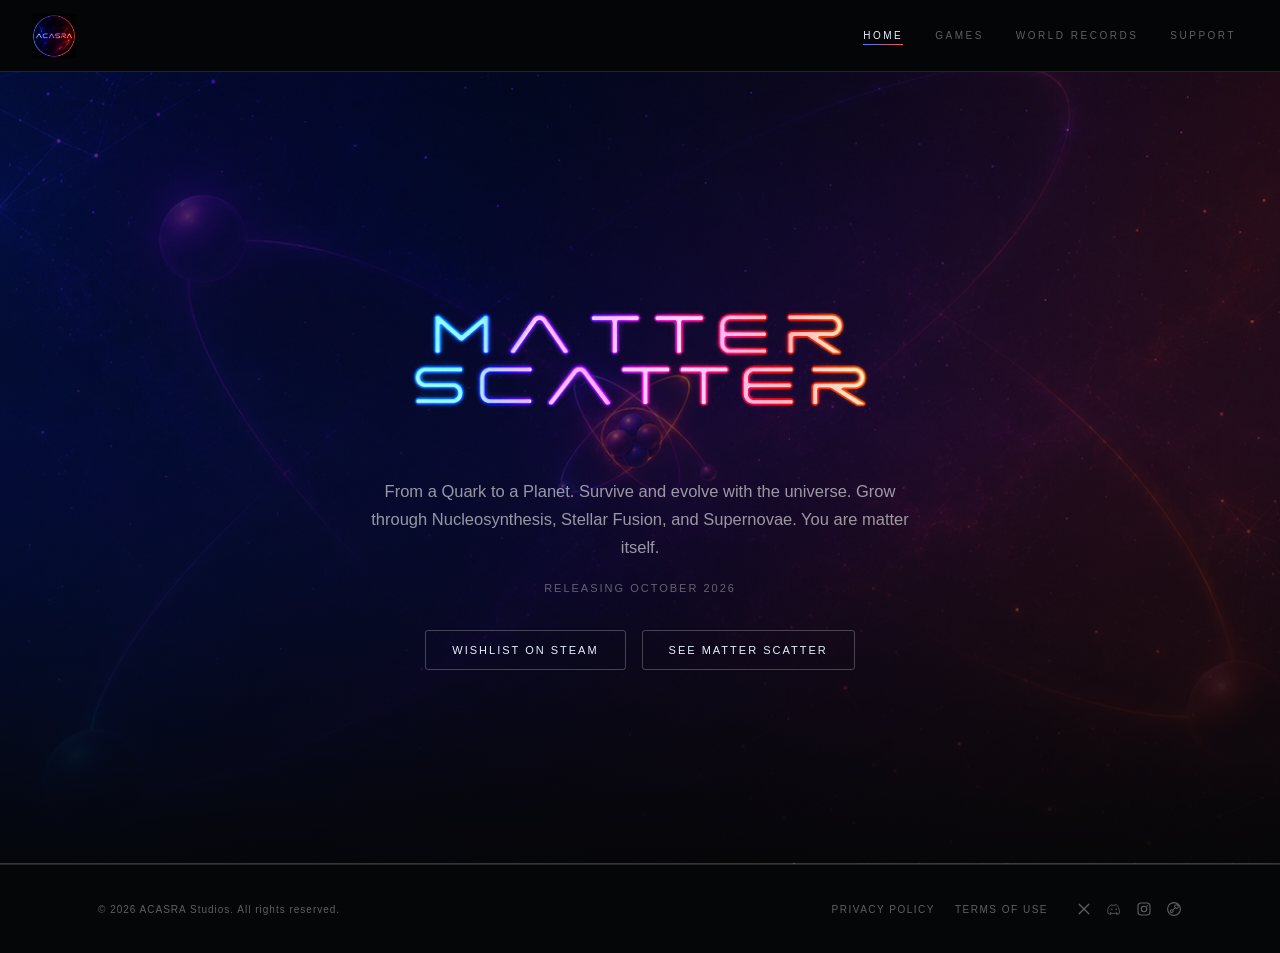
<file: index.html>
<!DOCTYPE html>
<html lang="en">
<head>
<meta charset="UTF-8">
<meta name="viewport" content="width=device-width, initial-scale=1">
<title>ACASRA Studios: Independent Game Studio</title>
<meta name="description" content="From a Quark to a Planet. Matter Scatter is an indie game where you play as matter itself, growing through the real timeline of the universe.">
<link rel="icon" href="assets/img/icon.png">
<link rel="stylesheet" href="assets/css/style.css">
</head>
<body>

<header class="site-header">
  <a href="index.html" class="brand">
    <img src="assets/img/acasra-logo.png" alt="ACASRA STUDIOS">
  </a>
  <nav class="main-nav">
    <a href="index.html" class="active">Home</a>
    <a href="games.html">Games</a>
    <a href="world-records.html">World Records</a>
    <a href="support.html">Support</a>
  </nav>
</header>

<main>

  <!-- Section 1 — hero -->
  <section class="hero-full">
    <div class="wrap">
      <img class="hero-logo" src="assets/img/matter-scatter-logo.png" alt="Matter Scatter">
      <p class="lede">From a Quark to a Planet. Survive and evolve with the universe. Grow through Nucleosynthesis, Stellar Fusion, and Supernovae. You are matter itself.</p>
      <p class="release-date">Releasing October 2026</p>
      <div class="btn-row">
        <a class="btn" href="https://store.steampowered.com/app/5090750/" target="_blank" rel="noopener">Wishlist on Steam</a>
        <a class="btn" href="matter-scatter.html">See Matter Scatter</a>
      </div>
    </div>
  </section>

</main>

<footer>
  <div class="footer-inner">
    <div class="footer-copy">&copy; 2026 ACASRA Studios. All rights reserved.</div>
    <div class="footer-right">
      <div class="footer-links">
        <a href="support.html#privacy">Privacy Policy</a>
        <a href="support.html#terms">Terms of Use</a>
      </div>
      <div class="footer-social">
        <a href="https://x.com/acasrastudios" target="_blank" rel="noopener" aria-label="X (Twitter)" title="X">
          <svg viewBox="0 0 20 20" xmlns="http://www.w3.org/2000/svg"><path d="M4 4L16 16M16 4L4 16" stroke="currentColor" stroke-width="1.6" stroke-linecap="round"/></svg>
        </a>
        <a href="https://discord.gg/h5hm8Tzet" target="_blank" rel="noopener" aria-label="Discord" title="Discord">
          <svg viewBox="0 0 20 20" xmlns="http://www.w3.org/2000/svg"><path d="M6 5.5c-1.6.4-2.8 1.7-3.3 3.4C2 11.5 2 14 2.6 15.6c1 .6 2.1 1 3.2 1.2l.6-1.1c-.5-.2-1-.4-1.4-.7.1-.1.3-.2.4-.3 2.7 1.2 5.6 1.2 8.3 0 .1.1.3.2.4.3-.5.3-.9.5-1.4.7l.6 1.1c1.1-.2 2.2-.6 3.2-1.2.7-1.9.5-4.3-1.2-7.7-.5-1.6-1.7-2.9-3.3-3.4l-.4.9c-.6-.1-1.2-.2-1.9-.2s-1.3.1-1.9.2l-.4-.9z" stroke="currentColor" stroke-width="1" fill="none" stroke-linejoin="round"/><circle cx="7.3" cy="10.3" r="1" fill="currentColor"/><circle cx="12.7" cy="10.3" r="1" fill="currentColor"/></svg>
        </a>
        <a href="https://instagram.com/acasrastudios" target="_blank" rel="noopener" aria-label="Instagram" title="Instagram">
          <svg viewBox="0 0 20 20" xmlns="http://www.w3.org/2000/svg"><rect x="2.5" y="2.5" width="15" height="15" rx="4" stroke="currentColor" stroke-width="1.4" fill="none"/><circle cx="10" cy="10" r="3.4" stroke="currentColor" stroke-width="1.4" fill="none"/><circle cx="14.2" cy="5.8" r="0.9" fill="currentColor"/></svg>
        </a>
        <a href="https://store.steampowered.com/app/5090750/" target="_blank" rel="noopener" aria-label="Steam" title="Steam">
          <svg viewBox="0 0 20 20" xmlns="http://www.w3.org/2000/svg"><circle cx="10" cy="10" r="8" stroke="currentColor" stroke-width="1.4" fill="none"/><circle cx="7.2" cy="12.6" r="1.7" stroke="currentColor" stroke-width="1.3" fill="none"/><circle cx="13" cy="7" r="2.3" stroke="currentColor" stroke-width="1.3" fill="none"/><line x1="8.6" y1="11.4" x2="11.5" y2="8.4" stroke="currentColor" stroke-width="1.2"/></svg>
        </a>
      </div>
    </div>
  </div>
</footer>

</body>
</html>
</file>
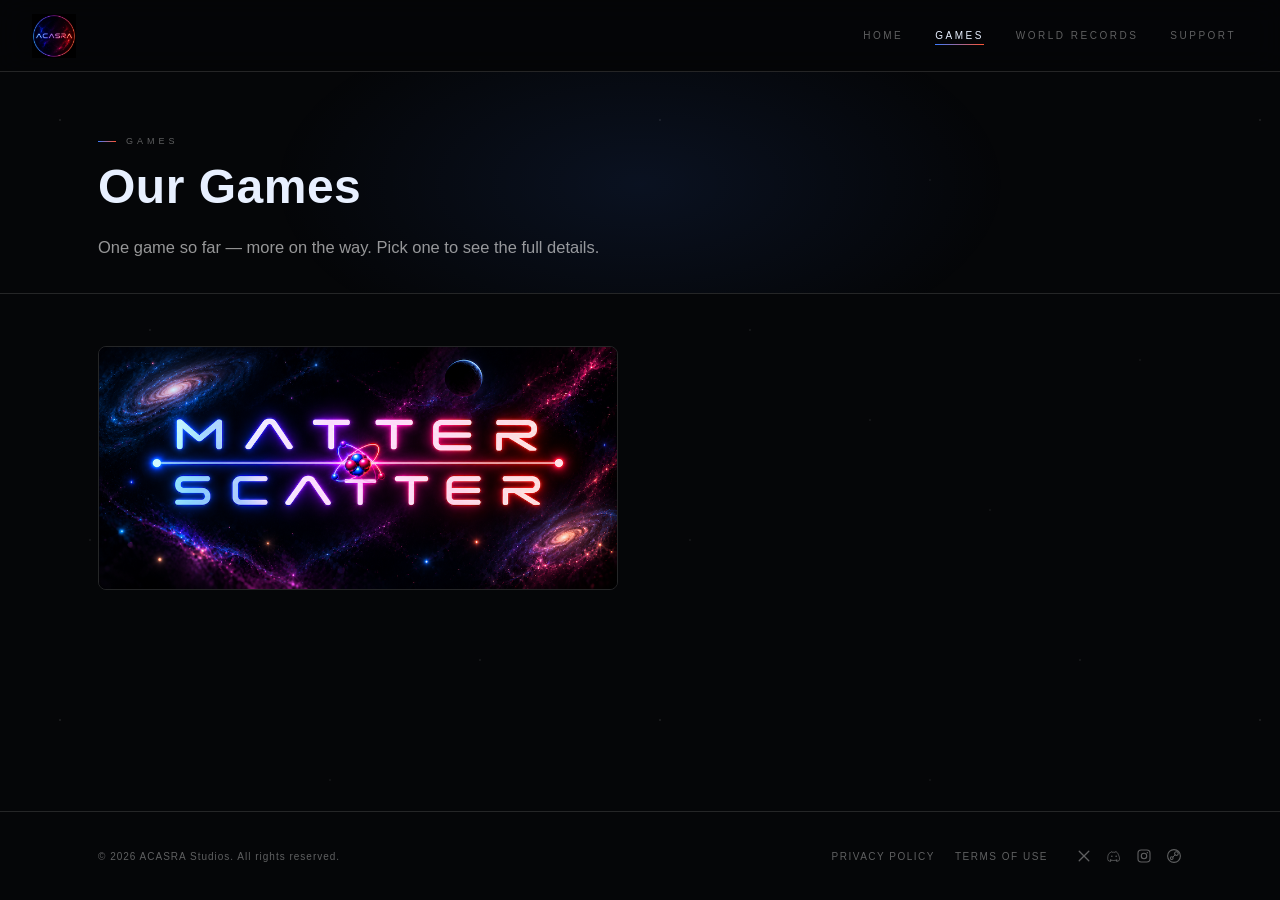
<file: games.html>
<!DOCTYPE html>
<html lang="en">
<head>
<meta charset="UTF-8">
<meta name="viewport" content="width=device-width, initial-scale=1">
<title>Games — ACASRA Studios</title>
<meta name="description" content="ACASRA Studios games, starting with Matter Scatter — from a quark to a planet.">
<link rel="icon" href="assets/img/icon.png">
<link rel="stylesheet" href="assets/css/style.css">
</head>
<body>

<header class="site-header">
  <a href="index.html" class="brand">
    <img src="assets/img/acasra-logo.png" alt="ACASRA STUDIOS">
  </a>
  <nav class="main-nav">
    <a href="index.html">Home</a>
    <a href="games.html" class="active">Games</a>
    <a href="world-records.html">World Records</a>
    <a href="support.html">Support</a>
  </nav>
</header>

<main>

  <!-- Section 1 — header -->
  <section class="page-header">
    <div class="wrap">
      <div class="eyebrow">Games</div>
      <h1>Our Games</h1>
      <p class="lede">One game so far — more on the way. Pick one to see the full details.</p>
    </div>
  </section>

  <!-- Section 2 — capsule select -->
  <section class="tight">
    <div class="wrap">
      <a class="game-capsule" href="matter-scatter.html" aria-label="Matter Scatter — see full details">
        <img src="assets/img/matter-scatter-capsule.png" alt="Matter Scatter">
      </a>
    </div>
  </section>

</main>

<footer>
  <div class="footer-inner">
    <div class="footer-copy">&copy; 2026 ACASRA Studios. All rights reserved.</div>
    <div class="footer-right">
      <div class="footer-links">
        <a href="support.html#privacy">Privacy Policy</a>
        <a href="support.html#terms">Terms of Use</a>
      </div>
      <div class="footer-social">
        <a href="https://x.com/acasrastudios" target="_blank" rel="noopener" aria-label="X (Twitter)" title="X">
          <svg viewBox="0 0 20 20" xmlns="http://www.w3.org/2000/svg"><path d="M4 4L16 16M16 4L4 16" stroke="currentColor" stroke-width="1.6" stroke-linecap="round"/></svg>
        </a>
        <a href="https://discord.gg/h5hm8Tzet" target="_blank" rel="noopener" aria-label="Discord" title="Discord">
          <svg viewBox="0 0 20 20" xmlns="http://www.w3.org/2000/svg"><path d="M6 5.5c-1.6.4-2.8 1.7-3.3 3.4C2 11.5 2 14 2.6 15.6c1 .6 2.1 1 3.2 1.2l.6-1.1c-.5-.2-1-.4-1.4-.7.1-.1.3-.2.4-.3 2.7 1.2 5.6 1.2 8.3 0 .1.1.3.2.4.3-.5.3-.9.5-1.4.7l.6 1.1c1.1-.2 2.2-.6 3.2-1.2.7-1.9.5-4.3-1.2-7.7-.5-1.6-1.7-2.9-3.3-3.4l-.4.9c-.6-.1-1.2-.2-1.9-.2s-1.3.1-1.9.2l-.4-.9z" stroke="currentColor" stroke-width="1" fill="none" stroke-linejoin="round"/><circle cx="7.3" cy="10.3" r="1" fill="currentColor"/><circle cx="12.7" cy="10.3" r="1" fill="currentColor"/></svg>
        </a>
        <a href="https://instagram.com/acasrastudios" target="_blank" rel="noopener" aria-label="Instagram" title="Instagram">
          <svg viewBox="0 0 20 20" xmlns="http://www.w3.org/2000/svg"><rect x="2.5" y="2.5" width="15" height="15" rx="4" stroke="currentColor" stroke-width="1.4" fill="none"/><circle cx="10" cy="10" r="3.4" stroke="currentColor" stroke-width="1.4" fill="none"/><circle cx="14.2" cy="5.8" r="0.9" fill="currentColor"/></svg>
        </a>
        <a href="https://store.steampowered.com/app/5090750/" target="_blank" rel="noopener" aria-label="Steam" title="Steam">
          <svg viewBox="0 0 20 20" xmlns="http://www.w3.org/2000/svg"><circle cx="10" cy="10" r="8" stroke="currentColor" stroke-width="1.4" fill="none"/><circle cx="7.2" cy="12.6" r="1.7" stroke="currentColor" stroke-width="1.3" fill="none"/><circle cx="13" cy="7" r="2.3" stroke="currentColor" stroke-width="1.3" fill="none"/><line x1="8.6" y1="11.4" x2="11.5" y2="8.4" stroke="currentColor" stroke-width="1.2"/></svg>
        </a>
      </div>
    </div>
  </div>
</footer>

</body>
</html>
</file>
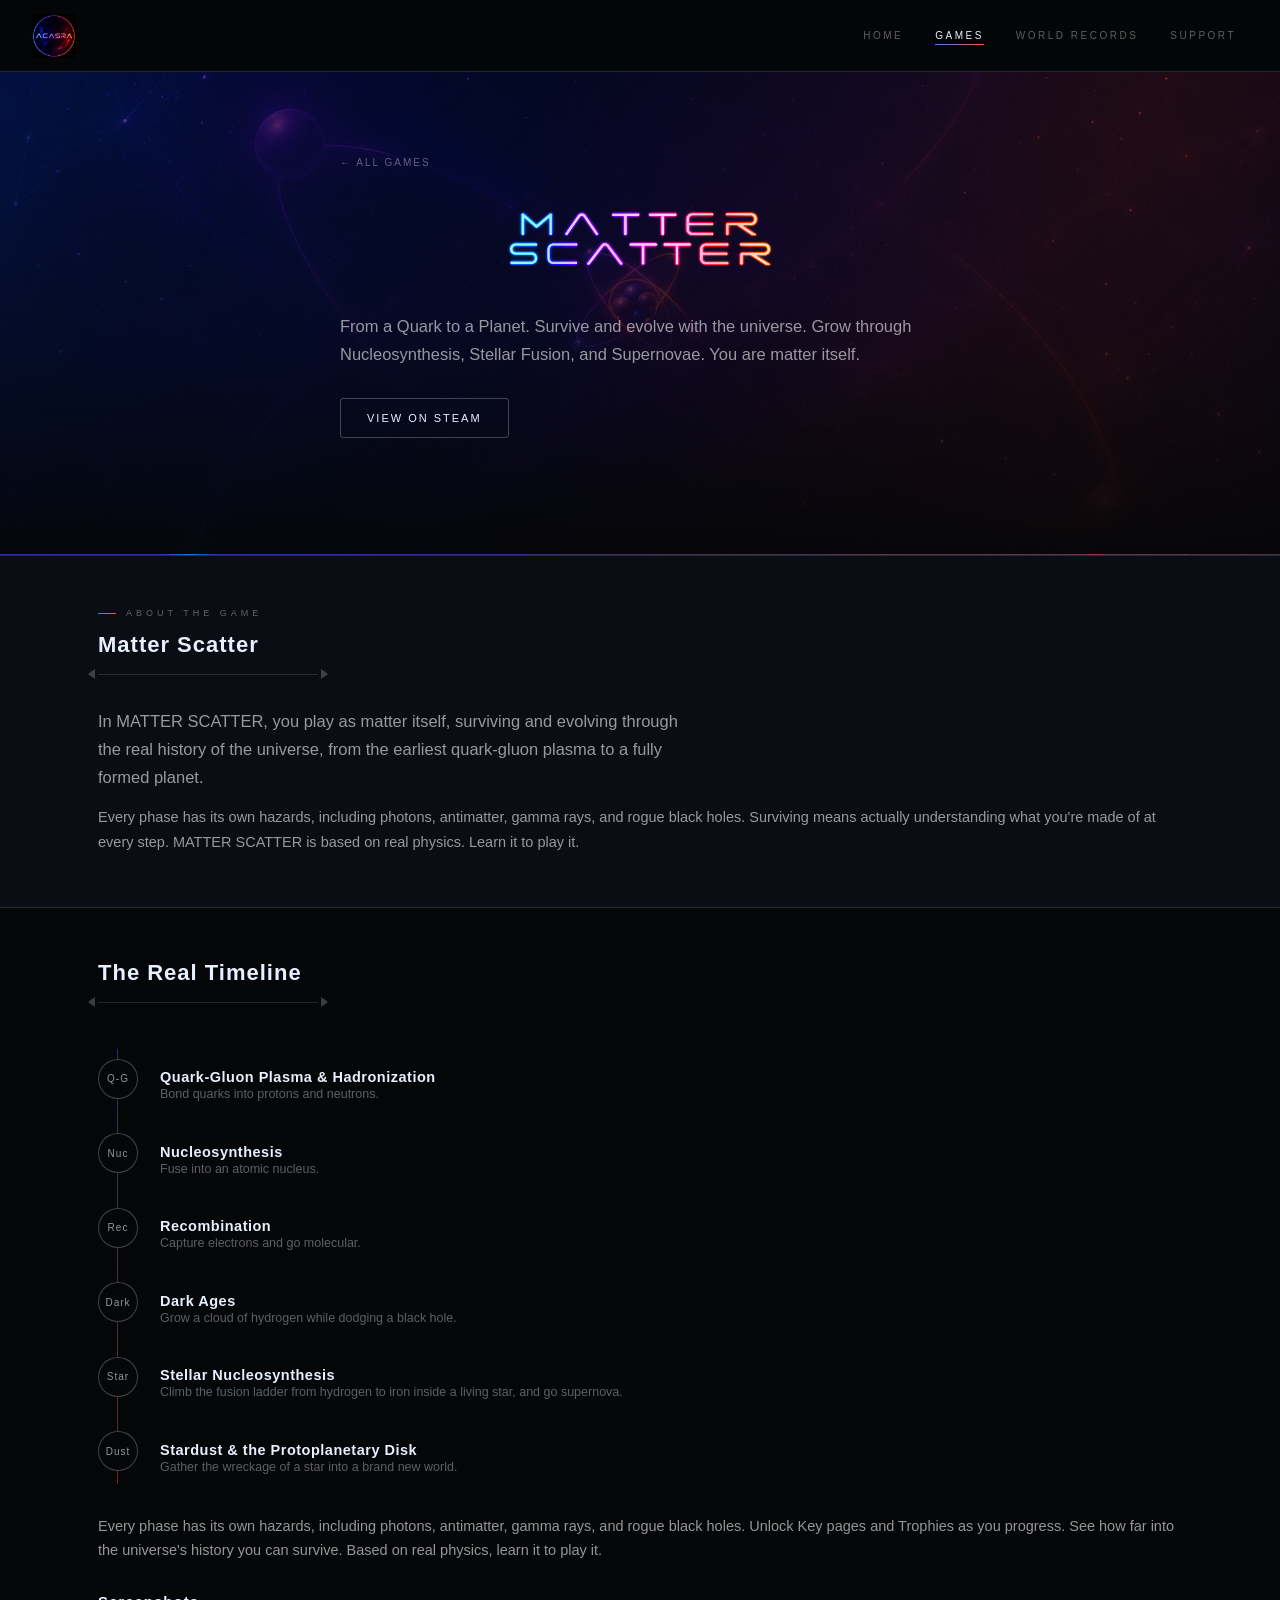
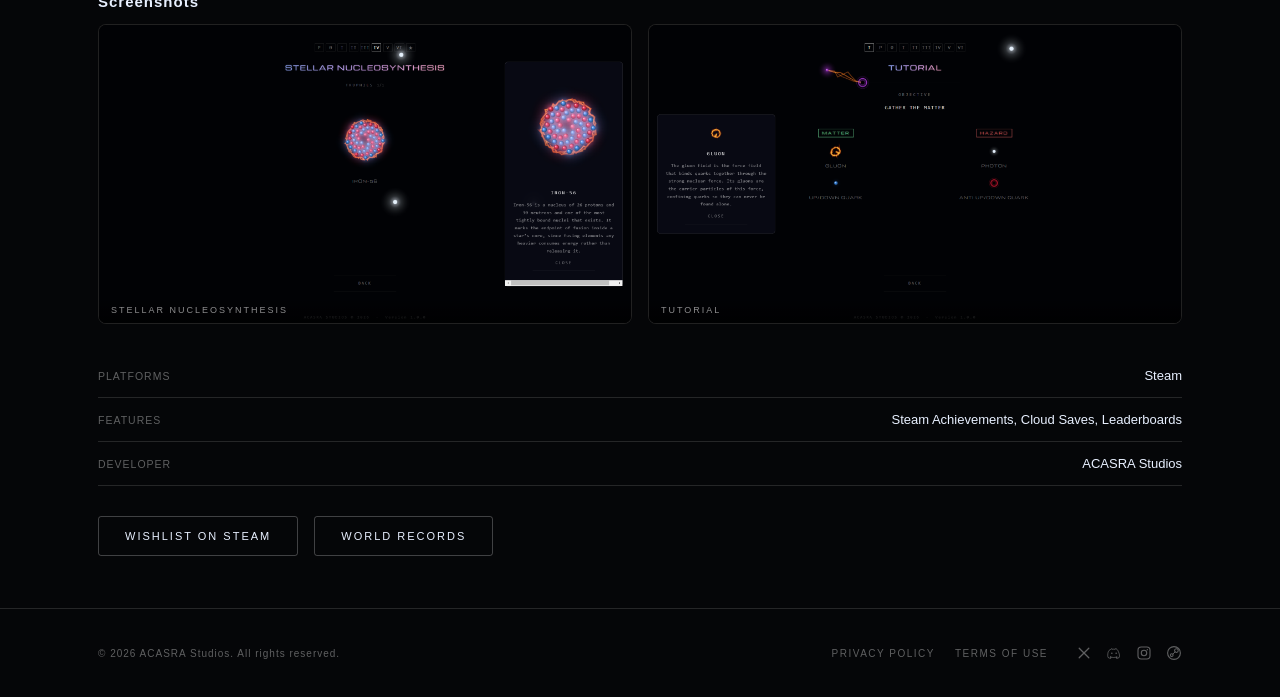
<file: matter-scatter.html>
<!DOCTYPE html>
<html lang="en">
<head>
<meta charset="UTF-8">
<meta name="viewport" content="width=device-width, initial-scale=1">
<title>Matter Scatter | ACASRA Studios</title>
<meta name="description" content="Matter Scatter: from a quark to a planet. Survive and evolve with the universe. Wishlist now on Steam.">
<link rel="icon" href="assets/img/icon.png">
<link rel="stylesheet" href="assets/css/style.css">
</head>
<body>

<header class="site-header">
  <a href="index.html" class="brand">
    <img src="assets/img/acasra-logo.png" alt="ACASRA STUDIOS">
  </a>
  <nav class="main-nav">
    <a href="index.html">Home</a>
    <a href="games.html" class="active">Games</a>
    <a href="world-records.html">World Records</a>
    <a href="support.html">Support</a>
  </nav>
</header>

<main>

  <!-- Section 1 — hero -->
  <section class="hero-mini">
    <div class="wrap">
      <a href="games.html" style="display:inline-block;margin-bottom:16px;font-size:10px;letter-spacing:2px;text-transform:uppercase;color:var(--ink-faint);">&larr; All Games</a>
      <img class="hero-logo" style="height:110px;margin-bottom:18px;" src="assets/img/matter-scatter-logo.png" alt="Matter Scatter">
      <p class="lede">From a Quark to a Planet. Survive and evolve with the universe. Grow through Nucleosynthesis, Stellar Fusion, and Supernovae. You are matter itself.</p>
      <div class="btn-row">
        <a class="btn" href="https://store.steampowered.com/app/5090750/" target="_blank" rel="noopener">View on Steam</a>
      </div>
    </div>
  </section>

  <!-- Section 2 — the real Steam "About This Game" copy, not a rewrite -->
  <section class="tight alt">
    <div class="wrap">
      <div class="eyebrow">About the game</div>
      <h2>Matter Scatter</h2>
      <p class="lede" style="margin-bottom:14px;">In MATTER SCATTER, you play as matter itself, surviving and evolving through the real history of the universe, from the earliest quark-gluon plasma to a fully formed planet.</p>
      <p>Every phase has its own hazards, including photons, antimatter, gamma rays, and rogue black holes. Surviving means actually understanding what you're made of at every step. MATTER SCATTER is based on real physics. Learn it to play it.</p>
    </div>
  </section>

  <!-- Section 3 — everything else, one section, kept compact on purpose -->
  <section class="tight">
    <div class="wrap">
      <h2>The Real Timeline</h2>
      <div class="timeline">
        <div class="t-row"><div class="t-dot">Q-G</div><div class="t-body"><div class="t-name">Quark-Gluon Plasma &amp; Hadronization</div><div class="t-desc">Bond quarks into protons and neutrons.</div></div></div>
        <div class="t-row"><div class="t-dot">Nuc</div><div class="t-body"><div class="t-name">Nucleosynthesis</div><div class="t-desc">Fuse into an atomic nucleus.</div></div></div>
        <div class="t-row"><div class="t-dot">Rec</div><div class="t-body"><div class="t-name">Recombination</div><div class="t-desc">Capture electrons and go molecular.</div></div></div>
        <div class="t-row"><div class="t-dot">Dark</div><div class="t-body"><div class="t-name">Dark Ages</div><div class="t-desc">Grow a cloud of hydrogen while dodging a black hole.</div></div></div>
        <div class="t-row"><div class="t-dot">Star</div><div class="t-body"><div class="t-name">Stellar Nucleosynthesis</div><div class="t-desc">Climb the fusion ladder from hydrogen to iron inside a living star, and go supernova.</div></div></div>
        <div class="t-row"><div class="t-dot">Dust</div><div class="t-body"><div class="t-name">Stardust &amp; the Protoplanetary Disk</div><div class="t-desc">Gather the wreckage of a star into a brand new world.</div></div></div>
      </div>
      <p style="margin:24px 0 30px;">Every phase has its own hazards, including photons, antimatter, gamma rays, and rogue black holes. Unlock Key pages and Trophies as you progress. See how far into the universe's history you can survive. Based on real physics, learn it to play it.</p>

      <h3 style="margin-bottom:14px;">Screenshots</h3>
      <div class="shot-grid" style="margin-bottom:30px;">
        <div class="shot"><img src="assets/img/screenshot-1.png" alt="Stellar Nucleosynthesis: Iron-56 trophy" loading="lazy"><div class="shot-label">Stellar Nucleosynthesis</div></div>
        <div class="shot"><img src="assets/img/screenshot-2.png" alt="Tutorial: Gather the Matter" loading="lazy"><div class="shot-label">Tutorial</div></div>
      </div>

      <div class="feat-row"><span>Platforms</span><span>Steam</span></div>
      <div class="feat-row"><span>Features</span><span>Steam Achievements, Cloud Saves, Leaderboards</span></div>
      <div class="feat-row"><span>Developer</span><span>ACASRA Studios</span></div>
      <div class="btn-row">
        <a class="btn" href="https://store.steampowered.com/app/5090750/" target="_blank" rel="noopener">Wishlist on Steam</a>
        <a class="btn" href="world-records.html">World Records</a>
      </div>
    </div>
  </section>

</main>

<footer>
  <div class="footer-inner">
    <div class="footer-copy">&copy; 2026 ACASRA Studios. All rights reserved.</div>
    <div class="footer-right">
      <div class="footer-links">
        <a href="support.html#privacy">Privacy Policy</a>
        <a href="support.html#terms">Terms of Use</a>
      </div>
      <div class="footer-social">
        <a href="https://x.com/acasrastudios" target="_blank" rel="noopener" aria-label="X (Twitter)" title="X">
          <svg viewBox="0 0 20 20" xmlns="http://www.w3.org/2000/svg"><path d="M4 4L16 16M16 4L4 16" stroke="currentColor" stroke-width="1.6" stroke-linecap="round"/></svg>
        </a>
        <a href="https://discord.gg/h5hm8Tzet" target="_blank" rel="noopener" aria-label="Discord" title="Discord">
          <svg viewBox="0 0 20 20" xmlns="http://www.w3.org/2000/svg"><path d="M6 5.5c-1.6.4-2.8 1.7-3.3 3.4C2 11.5 2 14 2.6 15.6c1 .6 2.1 1 3.2 1.2l.6-1.1c-.5-.2-1-.4-1.4-.7.1-.1.3-.2.4-.3 2.7 1.2 5.6 1.2 8.3 0 .1.1.3.2.4.3-.5.3-.9.5-1.4.7l.6 1.1c1.1-.2 2.2-.6 3.2-1.2.7-1.9.5-4.3-1.2-7.7-.5-1.6-1.7-2.9-3.3-3.4l-.4.9c-.6-.1-1.2-.2-1.9-.2s-1.3.1-1.9.2l-.4-.9z" stroke="currentColor" stroke-width="1" fill="none" stroke-linejoin="round"/><circle cx="7.3" cy="10.3" r="1" fill="currentColor"/><circle cx="12.7" cy="10.3" r="1" fill="currentColor"/></svg>
        </a>
        <a href="https://instagram.com/acasrastudios" target="_blank" rel="noopener" aria-label="Instagram" title="Instagram">
          <svg viewBox="0 0 20 20" xmlns="http://www.w3.org/2000/svg"><rect x="2.5" y="2.5" width="15" height="15" rx="4" stroke="currentColor" stroke-width="1.4" fill="none"/><circle cx="10" cy="10" r="3.4" stroke="currentColor" stroke-width="1.4" fill="none"/><circle cx="14.2" cy="5.8" r="0.9" fill="currentColor"/></svg>
        </a>
        <a href="https://store.steampowered.com/app/5090750/" target="_blank" rel="noopener" aria-label="Steam" title="Steam">
          <svg viewBox="0 0 20 20" xmlns="http://www.w3.org/2000/svg"><circle cx="10" cy="10" r="8" stroke="currentColor" stroke-width="1.4" fill="none"/><circle cx="7.2" cy="12.6" r="1.7" stroke="currentColor" stroke-width="1.3" fill="none"/><circle cx="13" cy="7" r="2.3" stroke="currentColor" stroke-width="1.3" fill="none"/><line x1="8.6" y1="11.4" x2="11.5" y2="8.4" stroke="currentColor" stroke-width="1.2"/></svg>
        </a>
      </div>
    </div>
  </div>
</footer>

</body>
</html>
</file>
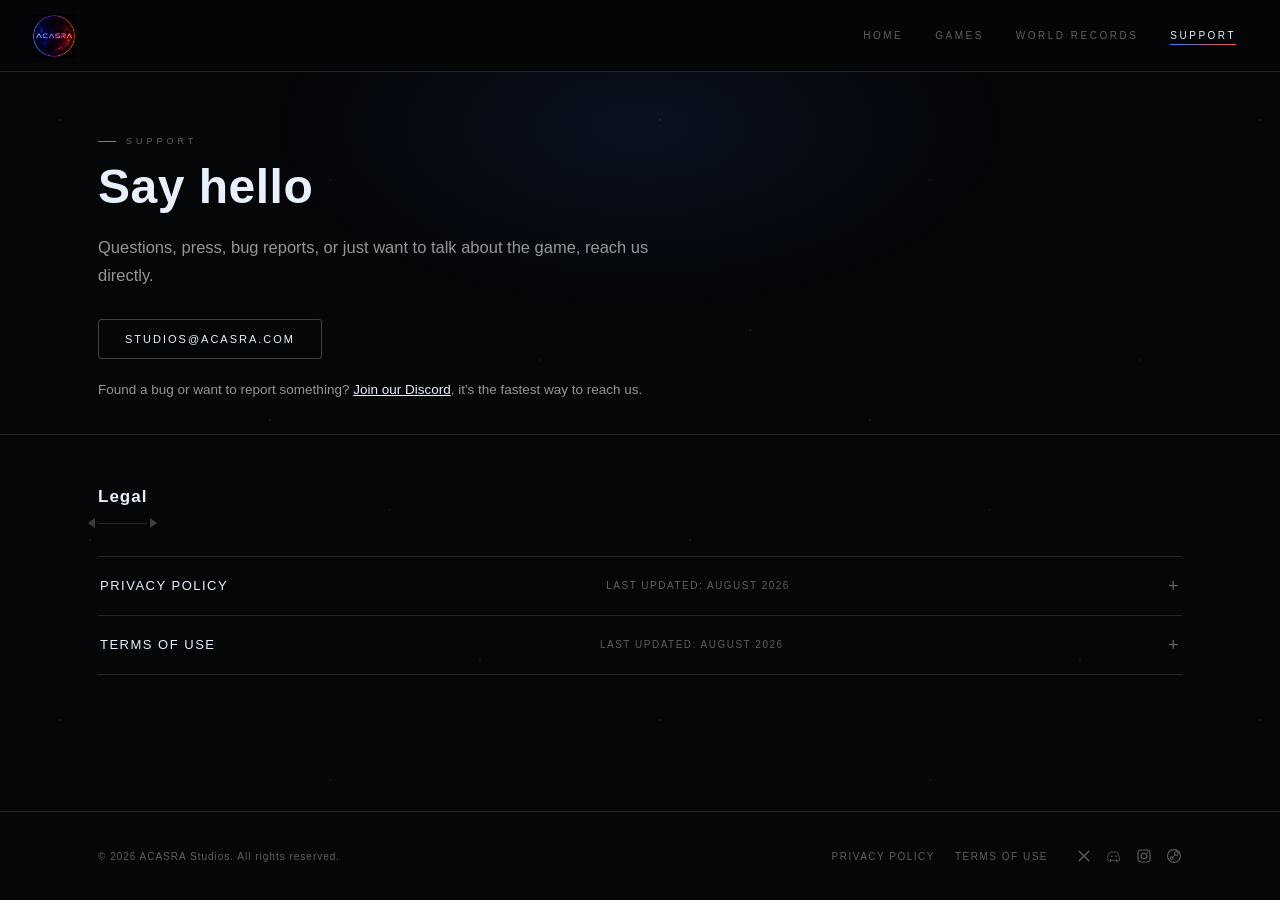
<file: support.html>
<!DOCTYPE html>
<html lang="en">
<head>
<meta charset="UTF-8">
<meta name="viewport" content="width=device-width, initial-scale=1">
<title>Support | ACASRA Studios</title>
<meta name="description" content="Contact ACASRA Studios, plus our Privacy Policy and Terms of Use for Matter Scatter.">
<link rel="icon" href="assets/img/icon.png">
<link rel="stylesheet" href="assets/css/style.css">
</head>
<body>

<header class="site-header">
  <a href="index.html" class="brand">
    <img src="assets/img/acasra-logo.png" alt="ACASRA STUDIOS">
  </a>
  <nav class="main-nav">
    <a href="index.html">Home</a>
    <a href="games.html">Games</a>
    <a href="world-records.html">World Records</a>
    <a href="support.html" class="active">Support</a>
  </nav>
</header>

<main>

  <!-- Section 1 — contact + elsewhere, combined -->
  <section class="page-header">
    <div class="wrap">
      <div class="eyebrow">Support</div>
      <h1>Say hello</h1>
      <p class="lede">Questions, press, bug reports, or just want to talk about the game, reach us directly.</p>
      <div class="btn-row">
        <a class="btn" href="mailto:studios@acasra.com">studios@acasra.com</a>
      </div>
      <p style="margin-top:20px;font-size:13.5px;color:var(--ink-dim);">Found a bug or want to report something? <a href="https://discord.gg/h5hm8Tzet" target="_blank" rel="noopener" style="color:var(--ink);text-decoration:underline;">Join our Discord</a>, it's the fastest way to reach us.</p>
    </div>
  </section>

  <!-- Section 2 — legal, collapsed by default so this isn't a wall of scroll -->
  <section class="tight legal">
    <div class="wrap">
      <h2>Legal</h2>

      <div class="legal-accordion">

        <details id="privacy">
          <summary>
            <span>Privacy Policy</span>
            <span class="updated">Last updated: August 2026</span>
          </summary>
          <div class="legal-body">
            <div class="notice-box">
              <p><strong>Draft notice:</strong> this policy was written to reflect India's Digital Personal Data Protection (DPDP) Act and Rules and, for visitors from the EU, the GDPR, but it has not been reviewed by a lawyer. ACASRA Studios is not yet a registered business entity. Treat this as an honest, good-faith description of our practices rather than a professionally certified legal document, and expect it to be updated as the studio and site grow.</p>
            </div>
            <h3>1. Who we are</h3>
            <p>This website (acasra.com) is operated by ACASRA Studios, an independent game studio based in India, currently operating as an individual/unregistered venture rather than a formally incorporated company. For the purposes of India's DPDP Act, ACASRA Studios acts as the Data Fiduciary for any personal data collected through this website. You can reach us at <a href="mailto:studios@acasra.com">studios@acasra.com</a>.</p>
            <h3>2. What this policy covers</h3>
            <p>This policy covers data handling on this website only. It does not cover data collected inside Matter Scatter itself when played through Steam. Steam's own achievements, leaderboards, cloud saves, and account data are handled by Valve under Valve's own privacy policy, which applies independently of this site.</p>
            <h3>3. What data we collect</h3>
            <p>This site is a static, informational site. We do not run a contact form, so no message content is stored on any server we control. Clicking "Contact" opens your own email client and sends directly to our inbox, governed by whatever email provider you use.</p>
            <p>We do not currently run analytics, advertising, or tracking cookies on this site. If that changes (for example, adding privacy-respecting visit analytics), this policy will be updated first and the tool named here.</p>
            <p>Standard web server/hosting logs (IP address, browser type, pages requested, timestamps) may be collected automatically by whichever host serves this site, as is standard for essentially all websites. We do not access or use these beyond basic security and uptime troubleshooting.</p>
            <h3>4. Legal basis and your rights (DPDP Act / GDPR)</h3>
            <p>Where we do process any personal data (for example, an email you send us), we do so only for the purpose you provided it, responding to you, and only for as long as reasonably needed for that purpose.</p>
            <p>Under India's DPDP Act, as a Data Principal you have the right to access information about how your personal data is processed, request correction or erasure of your data, and withdraw consent where consent is the basis for processing. If you are in the EU, GDPR gives you equivalent and additional rights (access, rectification, erasure, restriction, portability, objection). To exercise any of these, email us at the address above and we'll respond as quickly as we reasonably can.</p>
            <h3>5. Data sharing</h3>
            <p>We do not sell personal data. We do not share it with third parties except where required by law, or where a service we rely on for the site's own operation (such as our hosting provider) necessarily processes it as part of delivering the site to you.</p>
            <h3>6. Children's data</h3>
            <p>This site is not directed at children, and we do not knowingly collect personal data from children. Matter Scatter itself is rated for a general audience. See its Steam store page for the applicable age rating.</p>
            <h3>7. Changes to this policy</h3>
            <p>We may update this policy as the studio, the site, and applicable law evolve. Material changes will update the "Last updated" date above.</p>
            <h3>8. Contact</h3>
            <p>Questions about this policy or your data: <a href="mailto:studios@acasra.com">studios@acasra.com</a>.</p>
          </div>
        </details>

        <details id="terms">
          <summary>
            <span>Terms of Use</span>
            <span class="updated">Last updated: August 2026</span>
          </summary>
          <div class="legal-body">
            <div class="notice-box">
              <p><strong>Draft notice:</strong> this is a plain-language draft, not legal advice, and hasn't had professional legal review. These terms cover use of this website (acasra.com) only. Use of the game itself is governed by the Steam Subscriber Agreement.</p>
            </div>
            <h3>1. Acceptance</h3>
            <p>By using this website, you agree to these Terms of Use. If you don't agree, please don't use the site.</p>
            <h3>2. Who operates this site</h3>
            <p>This site is operated by ACASRA Studios, an independent, currently unregistered game studio based in India. Contact: <a href="mailto:studios@acasra.com">studios@acasra.com</a>.</p>
            <h3>3. Intellectual property</h3>
            <p>All logos, artwork, screenshots, game names (including "Matter Scatter" and "ACASRA Studios"), and site content are the property of ACASRA Studios unless otherwise noted, and may not be reproduced, redistributed, or used commercially without our written permission. You're welcome to link to this site, and to use screenshots/press material for coverage, reviews, or fan content. Reach out if you're unsure whether a specific use is fine.</p>
            <h3>4. Purchases</h3>
            <p>Matter Scatter is sold through Steam. Purchases, refunds, and payment processing are handled entirely by Steam under its own terms. This site does not process payments and is not the merchant of record for any purchase.</p>
            <h3>5. No warranty</h3>
            <p>This site and its content are provided "as is," without warranties of any kind, express or implied, to the fullest extent permitted by applicable law.</p>
            <h3>6. Limitation of liability</h3>
            <p>To the fullest extent permitted by law, ACASRA Studios is not liable for any indirect, incidental, or consequential damages arising from your use of this site.</p>
            <h3>7. External links</h3>
            <p>This site links to third-party platforms such as Steam. We aren't responsible for the content, policies, or practices of those external sites.</p>
            <h3>8. Governing law</h3>
            <p>These terms are governed by the laws of India. Any disputes will be subject to the jurisdiction of Indian courts.</p>
            <h3>9. Changes</h3>
            <p>We may update these terms from time to time. Continued use of the site after changes means you accept the updated terms.</p>
            <h3>10. Contact</h3>
            <p><a href="mailto:studios@acasra.com">studios@acasra.com</a></p>
          </div>
        </details>

      </div>
    </div>
  </section>

</main>

<footer>
  <div class="footer-inner">
    <div class="footer-copy">&copy; 2026 ACASRA Studios. All rights reserved.</div>
    <div class="footer-right">
      <div class="footer-links">
        <a href="support.html#privacy">Privacy Policy</a>
        <a href="support.html#terms">Terms of Use</a>
      </div>
      <div class="footer-social">
        <a href="https://x.com/acasrastudios" target="_blank" rel="noopener" aria-label="X (Twitter)" title="X">
          <svg viewBox="0 0 20 20" xmlns="http://www.w3.org/2000/svg"><path d="M4 4L16 16M16 4L4 16" stroke="currentColor" stroke-width="1.6" stroke-linecap="round"/></svg>
        </a>
        <a href="https://discord.gg/h5hm8Tzet" target="_blank" rel="noopener" aria-label="Discord" title="Discord">
          <svg viewBox="0 0 20 20" xmlns="http://www.w3.org/2000/svg"><path d="M6 5.5c-1.6.4-2.8 1.7-3.3 3.4C2 11.5 2 14 2.6 15.6c1 .6 2.1 1 3.2 1.2l.6-1.1c-.5-.2-1-.4-1.4-.7.1-.1.3-.2.4-.3 2.7 1.2 5.6 1.2 8.3 0 .1.1.3.2.4.3-.5.3-.9.5-1.4.7l.6 1.1c1.1-.2 2.2-.6 3.2-1.2.7-1.9.5-4.3-1.2-7.7-.5-1.6-1.7-2.9-3.3-3.4l-.4.9c-.6-.1-1.2-.2-1.9-.2s-1.3.1-1.9.2l-.4-.9z" stroke="currentColor" stroke-width="1" fill="none" stroke-linejoin="round"/><circle cx="7.3" cy="10.3" r="1" fill="currentColor"/><circle cx="12.7" cy="10.3" r="1" fill="currentColor"/></svg>
        </a>
        <a href="https://instagram.com/acasrastudios" target="_blank" rel="noopener" aria-label="Instagram" title="Instagram">
          <svg viewBox="0 0 20 20" xmlns="http://www.w3.org/2000/svg"><rect x="2.5" y="2.5" width="15" height="15" rx="4" stroke="currentColor" stroke-width="1.4" fill="none"/><circle cx="10" cy="10" r="3.4" stroke="currentColor" stroke-width="1.4" fill="none"/><circle cx="14.2" cy="5.8" r="0.9" fill="currentColor"/></svg>
        </a>
        <a href="https://store.steampowered.com/app/5090750/" target="_blank" rel="noopener" aria-label="Steam" title="Steam">
          <svg viewBox="0 0 20 20" xmlns="http://www.w3.org/2000/svg"><circle cx="10" cy="10" r="8" stroke="currentColor" stroke-width="1.4" fill="none"/><circle cx="7.2" cy="12.6" r="1.7" stroke="currentColor" stroke-width="1.3" fill="none"/><circle cx="13" cy="7" r="2.3" stroke="currentColor" stroke-width="1.3" fill="none"/><line x1="8.6" y1="11.4" x2="11.5" y2="8.4" stroke="currentColor" stroke-width="1.2"/></svg>
        </a>
      </div>
    </div>
  </div>
</footer>

</body>
</html>
</file>
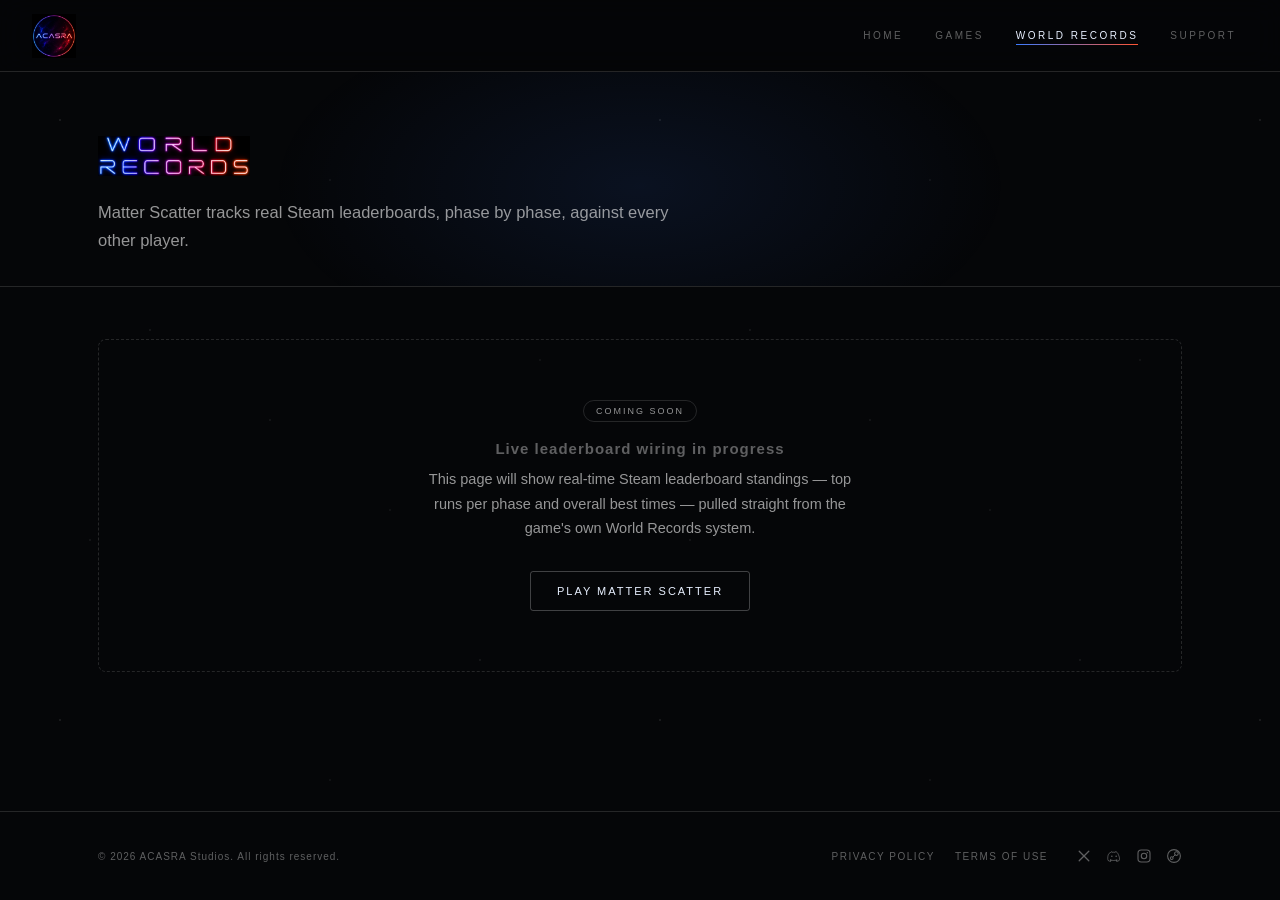
<file: world-records.html>
<!DOCTYPE html>
<html lang="en">
<head>
<meta charset="UTF-8">
<meta name="viewport" content="width=device-width, initial-scale=1">
<title>World Records — ACASRA Studios</title>
<meta name="description" content="Matter Scatter's World Records — real Steam leaderboards. Live data coming soon.">
<link rel="icon" href="assets/img/icon.png">
<link rel="stylesheet" href="assets/css/style.css">
</head>
<body>

<header class="site-header">
  <a href="index.html" class="brand">
    <img src="assets/img/acasra-logo.png" alt="ACASRA STUDIOS">
  </a>
  <nav class="main-nav">
    <a href="index.html">Home</a>
    <a href="games.html">Games</a>
    <a href="world-records.html" class="active">World Records</a>
    <a href="support.html">Support</a>
  </nav>
</header>

<main>

  <!-- Section 1 — header -->
  <section class="page-header">
    <div class="wrap">
      <img src="assets/img/world-records-logo.png" alt="World Records" style="height:40px;margin-bottom:22px;">
      <p class="lede">Matter Scatter tracks real Steam leaderboards, phase by phase, against every other player.</p>
    </div>
  </section>

  <!-- Section 2 — placeholder + CTA together -->
  <section class="tight">
    <div class="wrap">
      <div class="placeholder-box">
        <div class="tag">Coming Soon</div>
        <h3 style="margin-bottom:10px;">Live leaderboard wiring in progress</h3>
        <p style="max-width:440px;margin:0 auto 26px;">
          This page will show real-time Steam leaderboard standings — top runs
          per phase and overall best times — pulled straight from the game's
          own World Records system.
        </p>
        <div class="btn-row" style="justify-content:center;">
          <a class="btn" href="matter-scatter.html">Play Matter Scatter</a>
        </div>
      </div>
    </div>
  </section>

</main>

<footer>
  <div class="footer-inner">
    <div class="footer-copy">&copy; 2026 ACASRA Studios. All rights reserved.</div>
    <div class="footer-right">
      <div class="footer-links">
        <a href="support.html#privacy">Privacy Policy</a>
        <a href="support.html#terms">Terms of Use</a>
      </div>
      <div class="footer-social">
        <a href="https://x.com/acasrastudios" target="_blank" rel="noopener" aria-label="X (Twitter)" title="X">
          <svg viewBox="0 0 20 20" xmlns="http://www.w3.org/2000/svg"><path d="M4 4L16 16M16 4L4 16" stroke="currentColor" stroke-width="1.6" stroke-linecap="round"/></svg>
        </a>
        <a href="https://discord.gg/h5hm8Tzet" target="_blank" rel="noopener" aria-label="Discord" title="Discord">
          <svg viewBox="0 0 20 20" xmlns="http://www.w3.org/2000/svg"><path d="M6 5.5c-1.6.4-2.8 1.7-3.3 3.4C2 11.5 2 14 2.6 15.6c1 .6 2.1 1 3.2 1.2l.6-1.1c-.5-.2-1-.4-1.4-.7.1-.1.3-.2.4-.3 2.7 1.2 5.6 1.2 8.3 0 .1.1.3.2.4.3-.5.3-.9.5-1.4.7l.6 1.1c1.1-.2 2.2-.6 3.2-1.2.7-1.9.5-4.3-1.2-7.7-.5-1.6-1.7-2.9-3.3-3.4l-.4.9c-.6-.1-1.2-.2-1.9-.2s-1.3.1-1.9.2l-.4-.9z" stroke="currentColor" stroke-width="1" fill="none" stroke-linejoin="round"/><circle cx="7.3" cy="10.3" r="1" fill="currentColor"/><circle cx="12.7" cy="10.3" r="1" fill="currentColor"/></svg>
        </a>
        <a href="https://instagram.com/acasrastudios" target="_blank" rel="noopener" aria-label="Instagram" title="Instagram">
          <svg viewBox="0 0 20 20" xmlns="http://www.w3.org/2000/svg"><rect x="2.5" y="2.5" width="15" height="15" rx="4" stroke="currentColor" stroke-width="1.4" fill="none"/><circle cx="10" cy="10" r="3.4" stroke="currentColor" stroke-width="1.4" fill="none"/><circle cx="14.2" cy="5.8" r="0.9" fill="currentColor"/></svg>
        </a>
        <a href="https://store.steampowered.com/app/5090750/" target="_blank" rel="noopener" aria-label="Steam" title="Steam">
          <svg viewBox="0 0 20 20" xmlns="http://www.w3.org/2000/svg"><circle cx="10" cy="10" r="8" stroke="currentColor" stroke-width="1.4" fill="none"/><circle cx="7.2" cy="12.6" r="1.7" stroke="currentColor" stroke-width="1.3" fill="none"/><circle cx="13" cy="7" r="2.3" stroke="currentColor" stroke-width="1.3" fill="none"/><line x1="8.6" y1="11.4" x2="11.5" y2="8.4" stroke="currentColor" stroke-width="1.2"/></svg>
        </a>
      </div>
    </div>
  </div>
</footer>

</body>
</html>
</file>
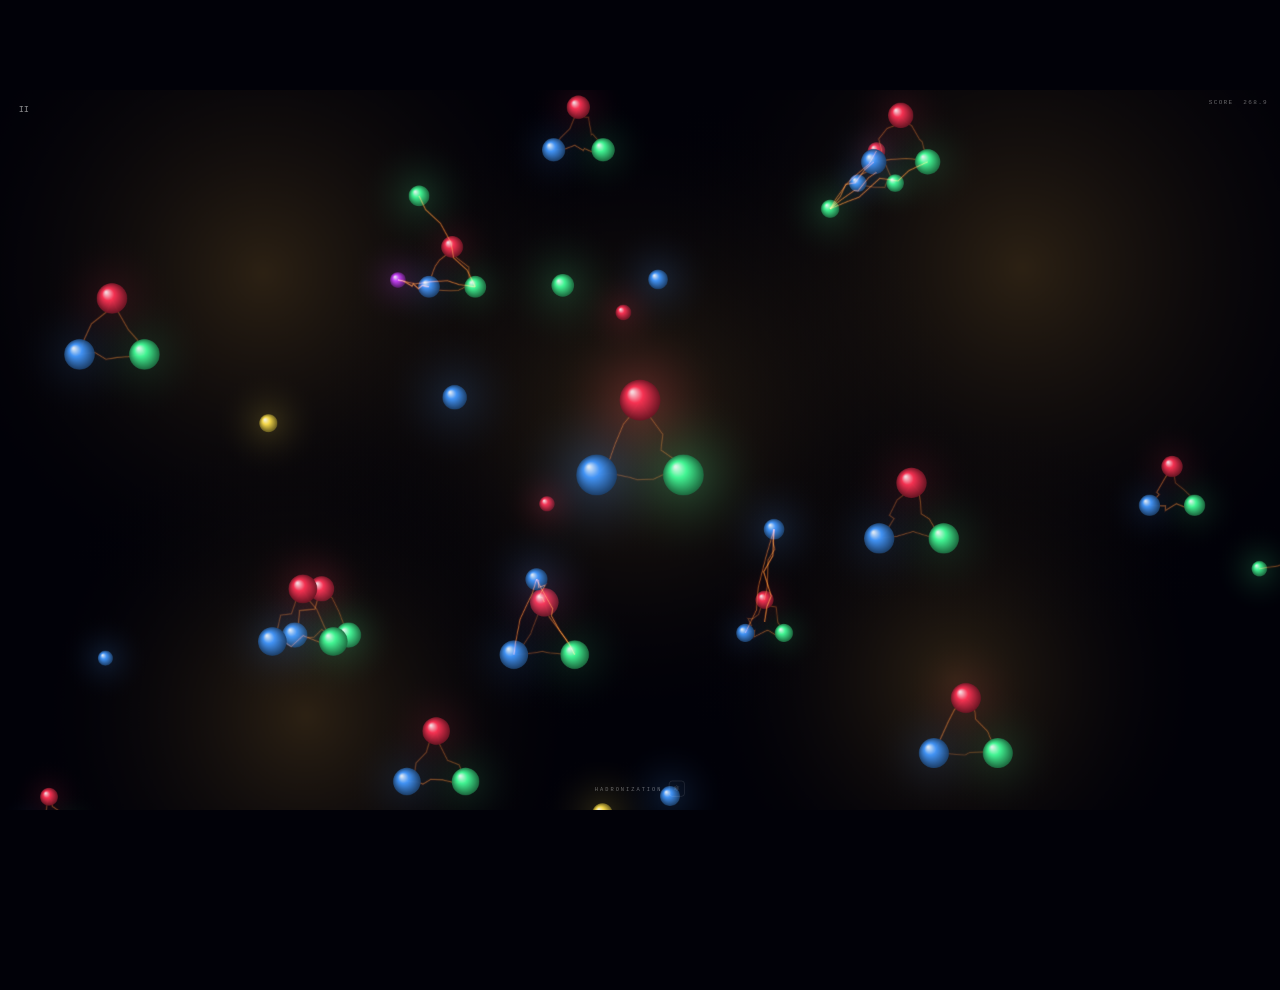
<file: assets/screenshots/phase_0_hadronization.html>
<!DOCTYPE html>
<html lang="en">
<head>
<meta charset="UTF-8">
<title>MATTER SCATTER — Hadronization</title>
<style>
*{margin:0;padding:0;box-sizing:border-box;}
html,body{width:100%;height:100%;overflow:hidden;background:#010108;font-family:ui-monospace,SFMono-Regular,Menlo,Monaco,Consolas,"Liberation Mono","Courier New",monospace;display:flex;align-items:center;justify-content:center;}
#stage{width:1920px;height:1080px;position:relative;transform-origin:center center;flex-shrink:0;}
#c{display:block;position:absolute;inset:0;}
#hud-score{position:absolute;top:14px;right:18px;color:rgba(255,255,255,0.4);font-size:9px;letter-spacing:2px;}
#pause-btn{position:absolute;top:14px;left:16px;color:rgba(255,255,255,0.55);font-size:13px;padding:8px 12px;}
#phase-hud{position:absolute;bottom:20px;left:50%;transform:translateX(-50%);display:flex;align-items:center;gap:10px;}
#phase-name{color:rgba(255,255,255,0.4);font-size:8px;letter-spacing:3px;text-transform:uppercase;}
#formula-quick-btn{background:none;border:1px solid rgba(255,255,255,0.14);color:rgba(255,255,255,0.32);font-size:12px;width:24px;height:24px;border-radius:5px;display:flex;align-items:center;justify-content:center;padding:0;}
</style>
</head>
<body>
<div id="stage">
  <canvas id="c" width="1920" height="1080"></canvas>
  <div id="pause-btn">II</div>
  <div id="hud-score">SCORE&nbsp;&nbsp;268.9</div>
  <div id="phase-hud"><span id="phase-name">Hadronization</span><button id="formula-quick-btn">⚛</button></div>
</div>
<script>
// ── Static marketing hero-shot — Phase 0 (Hadronization) ────────────────
// See phase_prelogue_quark_gluon_plasma.html for the shared-recipe notes;
// same approach here — real quark colors + shaded-sphere + field-lightning
// recipes, real per-phase background bloom target, composed as a dense
// static frame instead of a live capture.
const cv=document.getElementById('c'),ctx=cv.getContext('2d');
const W=1920,H=1080,CX=W/2,CY=H/2;
function fitStage(){const s=Math.min(window.innerWidth/W,window.innerHeight/H);document.getElementById('stage').style.transform=`scale(${s})`;}
fitStage();window.addEventListener('resize',fitStage);

function mixRgb(rgbStr,target,t){const p=rgbStr.split(',').map(Number);return`${Math.round(p[0]+(target[0]-p[0])*t)},${Math.round(p[1]+(target[1]-p[1])*t)},${Math.round(p[2]+(target[2]-p[2])*t)}`;}
function sphere(x,y,r,rgbStr,alpha=1){
  const lx=x-r*0.38,ly=y-r*0.4;
  const lit=mixRgb(rgbStr,[255,255,255],0.85),shadow=mixRgb(rgbStr,[0,0,0],0.62);
  const g=ctx.createRadialGradient(lx,ly,r*0.05,x,y,r*1.05);
  g.addColorStop(0,`rgba(${lit},${0.95*alpha})`);g.addColorStop(0.35,`rgba(${rgbStr},${0.95*alpha})`);g.addColorStop(1,`rgba(${shadow},${0.95*alpha})`);
  ctx.fillStyle=g;ctx.beginPath();ctx.arc(x,y,r,0,Math.PI*2);ctx.fill();
}
function glow(x,y,r,rgbStr,alpha){
  ctx.globalCompositeOperation='screen';
  const g=ctx.createRadialGradient(x,y,0,x,y,r);
  g.addColorStop(0,`rgba(${rgbStr},${alpha})`);g.addColorStop(1,'rgba(0,0,0,0)');
  ctx.fillStyle=g;ctx.beginPath();ctx.arc(x,y,r,0,Math.PI*2);ctx.fill();
  ctx.globalCompositeOperation='source-over';
}
function bolt(x1,y1,x2,y2,coreRgb,haloRgb,alpha){
  const segs=4+Math.floor(Math.random()*3);const pts=[{x:x1,y:y1}];
  for(let s=1;s<segs;s++){const t=s/segs,spread=22*(1-Math.abs(t-0.5)*1.8);pts.push({x:x1+(x2-x1)*t+(Math.random()-0.5)*spread,y:y1+(y2-y1)*t+(Math.random()-0.5)*spread});}
  pts.push({x:x2,y:y2});
  ctx.globalCompositeOperation='screen';
  const a=alpha*(0.6+Math.random()*0.4);
  ctx.strokeStyle=`rgba(${coreRgb},${a})`;ctx.lineWidth=1+Math.random()*0.8;
  ctx.beginPath();ctx.moveTo(pts[0].x,pts[0].y);for(let i=1;i<pts.length;i++)ctx.lineTo(pts[i].x,pts[i].y);ctx.stroke();
  ctx.strokeStyle=`rgba(${haloRgb},${a*0.3})`;ctx.lineWidth=4;
  ctx.beginPath();ctx.moveTo(pts[0].x,pts[0].y);for(let i=1;i<pts.length;i++)ctx.lineTo(pts[i].x,pts[i].y);ctx.stroke();
  ctx.globalCompositeOperation='source-over';
}
function bgBloom(rgbArr,alpha){
  ctx.globalCompositeOperation='lighter';
  const positions=[[0.22,0.22],[0.78,0.22],[0.22,0.82],[0.78,0.82],[0.5,0.5]];
  for(const[fx,fy]of positions){
    const x=W*fx+(Math.random()-0.5)*W*0.1,y=H*fy+(Math.random()-0.5)*H*0.1,r=380+Math.random()*220;
    const g=ctx.createRadialGradient(x,y,0,x,y,r);
    g.addColorStop(0,`rgba(${rgbArr[0]},${rgbArr[1]},${rgbArr[2]},${alpha})`);g.addColorStop(1,'rgba(0,0,0,0)');
    ctx.fillStyle=g;ctx.beginPath();ctx.arc(x,y,r,0,Math.PI*2);ctx.fill();
  }
  ctx.globalCompositeOperation='source-over';
}
function ringPts(cx,cy,count,rMin,rMax){
  const pts=[];
  for(let i=0;i<count;i++){const a=(i/count)*Math.PI*2+(Math.random()-0.5)*(Math.PI*2/count)*0.7,r=rMin+Math.random()*(rMax-rMin);pts.push({x:cx+Math.cos(a)*r,y:cy+Math.sin(a)*r});}
  return pts;
}

const QC={red:'255,51,85',blue:'68,153,255',green:'68,255,153',yellow:'255,225,77',purple:'204,68,255',white:'232,244,255',gold:'255,221,68'};
const AMBER_CORE='255,150,40',AMBER_HALO='255,60,10';

ctx.fillStyle='#010108';ctx.fillRect(0,0,W,H);
bgBloom([255,190,70],0.17); // real Phase 0 BLOOM_TARGETS entry

function drawTriad(cx,cy,scale,glowA){
  const off=44*scale;
  const pts=[{x:cx,y:cy-off,col:'red'},{x:cx-off*0.87,y:cy+off*0.5,col:'blue'},{x:cx+off*0.87,y:cy+off*0.5,col:'green'}];
  for(let i=0;i<3;i++)for(let j=i+1;j<3;j++)bolt(pts[i].x,pts[i].y,pts[j].x,pts[j].y,AMBER_CORE,AMBER_HALO,0.35);
  for(const p of pts)glow(p.x,p.y,80*scale,QC[p.col],glowA);
  for(const p of pts)sphere(p.x,p.y,18*scale,QC[p.col]);
  return pts;
}

// Already-bonded baryon triads filling the frame
const allPts=[];
for(const ring of [[210,560,7],[560,900,9],[900,1260,8]]){
  const[rMin,rMax,count]=ring;
  for(const c of ringPts(CX,CY,count,rMin,rMax)){
    const s=0.7+Math.random()*0.6;
    const pts=drawTriad(c.x,c.y,s,0.12);
    allPts.push(...pts,c);
  }
}
// Stray unbound quarks still drifting between them
const cols=['red','blue','green','yellow','purple'];
const loosePts=[];
for(const p of ringPts(CX,CY,22,150,1300)){
  const col=cols[Math.floor(Math.random()*cols.length)],r=11+Math.random()*8;
  glow(p.x,p.y,r*6,QC[col],0.16);sphere(p.x,p.y,r,QC[col]);
  loosePts.push(p);
}
for(let i=0;i<loosePts.length;i++)for(let j=0;j<allPts.length;j++){
  const dx=loosePts[i].x-allPts[j].x,dy=loosePts[i].y-allPts[j].y,d=Math.sqrt(dx*dx+dy*dy);
  if(d<170&&Math.random()<0.3)bolt(loosePts[i].x,loosePts[i].y,allPts[j].x,allPts[j].y,AMBER_CORE,AMBER_HALO,0.55);
}

// Player — the largest, brightest triad, dead center
drawTriad(CX,CY,1.7,0.26);
</script>
</body>
</html>
</file>
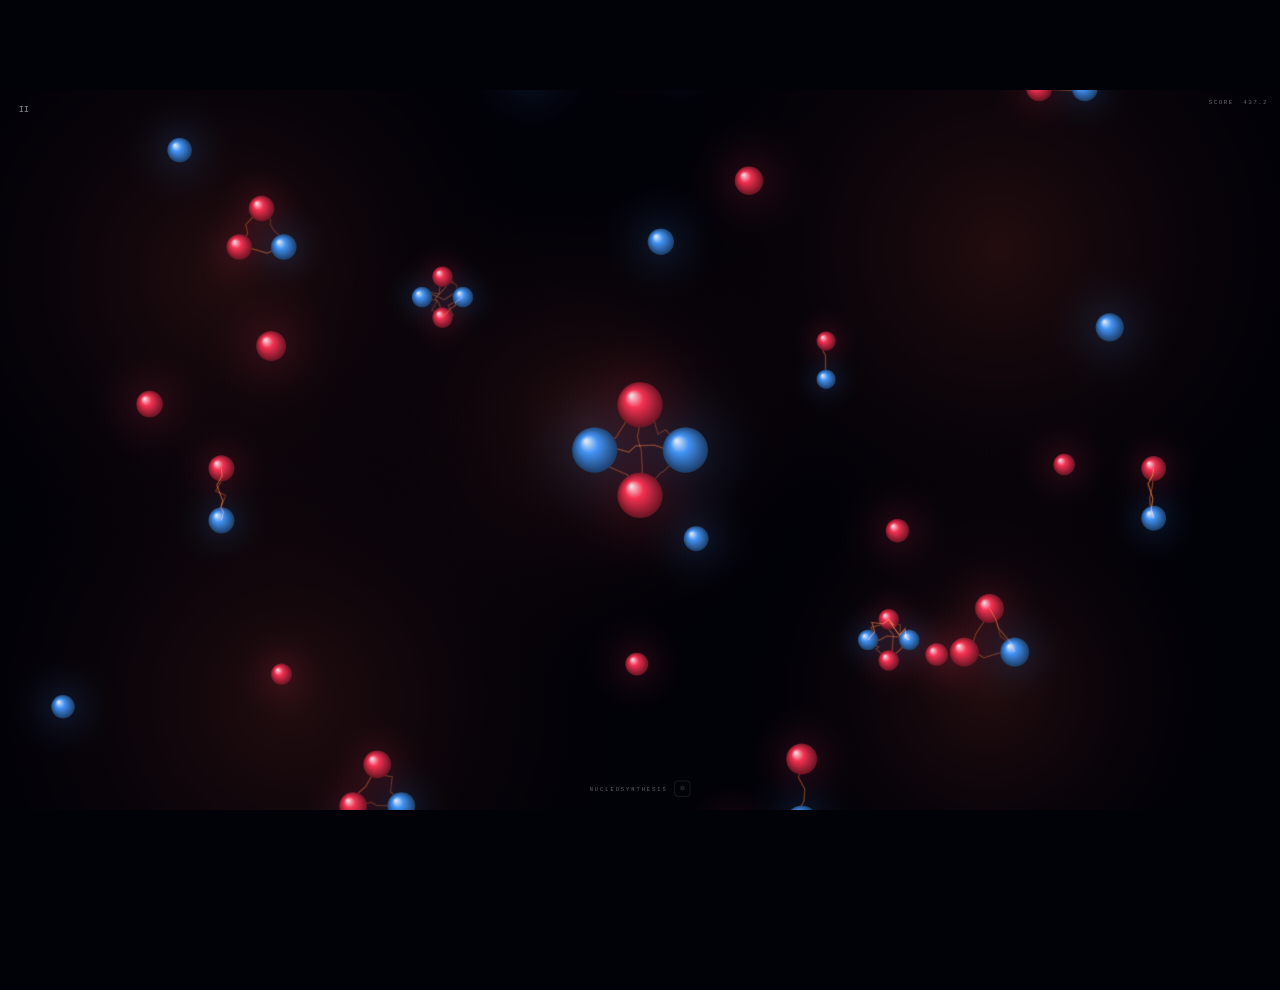
<file: assets/screenshots/phase_1_nucleosynthesis.html>
<!DOCTYPE html>
<html lang="en">
<head>
<meta charset="UTF-8">
<title>MATTER SCATTER — Nucleosynthesis</title>
<style>
*{margin:0;padding:0;box-sizing:border-box;}
html,body{width:100%;height:100%;overflow:hidden;background:#010108;font-family:ui-monospace,SFMono-Regular,Menlo,Monaco,Consolas,"Liberation Mono","Courier New",monospace;display:flex;align-items:center;justify-content:center;}
#stage{width:1920px;height:1080px;position:relative;transform-origin:center center;flex-shrink:0;}
#c{display:block;position:absolute;inset:0;}
#hud-score{position:absolute;top:14px;right:18px;color:rgba(255,255,255,0.4);font-size:9px;letter-spacing:2px;}
#pause-btn{position:absolute;top:14px;left:16px;color:rgba(255,255,255,0.55);font-size:13px;padding:8px 12px;}
#phase-hud{position:absolute;bottom:20px;left:50%;transform:translateX(-50%);display:flex;align-items:center;gap:10px;}
#phase-name{color:rgba(255,255,255,0.4);font-size:8px;letter-spacing:3px;text-transform:uppercase;}
#formula-quick-btn{background:none;border:1px solid rgba(255,255,255,0.14);color:rgba(255,255,255,0.32);font-size:12px;width:24px;height:24px;border-radius:5px;display:flex;align-items:center;justify-content:center;padding:0;}
</style>
</head>
<body>
<div id="stage">
  <canvas id="c" width="1920" height="1080"></canvas>
  <div id="pause-btn">II</div>
  <div id="hud-score">SCORE&nbsp;&nbsp;437.2</div>
  <div id="phase-hud"><span id="phase-name">Nucleosynthesis</span><button id="formula-quick-btn">⚛</button></div>
</div>
<script>
// ── Static marketing hero-shot — Phase 1 (Nucleosynthesis) ───────────────
// Nucleons (red/blue, same QC table drawNucleon() draws from, just at the
// real 1.4x-quark scale) binding into light nuclei. Real per-phase
// background bloom target used below. See the Prelogue file for the full
// shared-recipe writeup.
const cv=document.getElementById('c'),ctx=cv.getContext('2d');
const W=1920,H=1080,CX=W/2,CY=H/2;
function fitStage(){const s=Math.min(window.innerWidth/W,window.innerHeight/H);document.getElementById('stage').style.transform=`scale(${s})`;}
fitStage();window.addEventListener('resize',fitStage);

function mixRgb(rgbStr,target,t){const p=rgbStr.split(',').map(Number);return`${Math.round(p[0]+(target[0]-p[0])*t)},${Math.round(p[1]+(target[1]-p[1])*t)},${Math.round(p[2]+(target[2]-p[2])*t)}`;}
function sphere(x,y,r,rgbStr,alpha=1){
  const lx=x-r*0.38,ly=y-r*0.4;
  const lit=mixRgb(rgbStr,[255,255,255],0.85),shadow=mixRgb(rgbStr,[0,0,0],0.62);
  const g=ctx.createRadialGradient(lx,ly,r*0.05,x,y,r*1.05);
  g.addColorStop(0,`rgba(${lit},${0.95*alpha})`);g.addColorStop(0.35,`rgba(${rgbStr},${0.95*alpha})`);g.addColorStop(1,`rgba(${shadow},${0.95*alpha})`);
  ctx.fillStyle=g;ctx.beginPath();ctx.arc(x,y,r,0,Math.PI*2);ctx.fill();
}
function glow(x,y,r,rgbStr,alpha){
  ctx.globalCompositeOperation='screen';
  const g=ctx.createRadialGradient(x,y,0,x,y,r);
  g.addColorStop(0,`rgba(${rgbStr},${alpha})`);g.addColorStop(1,'rgba(0,0,0,0)');
  ctx.fillStyle=g;ctx.beginPath();ctx.arc(x,y,r,0,Math.PI*2);ctx.fill();
  ctx.globalCompositeOperation='source-over';
}
function bolt(x1,y1,x2,y2,coreRgb,haloRgb,alpha){
  const segs=4+Math.floor(Math.random()*3);const pts=[{x:x1,y:y1}];
  for(let s=1;s<segs;s++){const t=s/segs,spread=22*(1-Math.abs(t-0.5)*1.8);pts.push({x:x1+(x2-x1)*t+(Math.random()-0.5)*spread,y:y1+(y2-y1)*t+(Math.random()-0.5)*spread});}
  pts.push({x:x2,y:y2});
  ctx.globalCompositeOperation='screen';
  const a=alpha*(0.6+Math.random()*0.4);
  ctx.strokeStyle=`rgba(${coreRgb},${a})`;ctx.lineWidth=1+Math.random()*0.8;
  ctx.beginPath();ctx.moveTo(pts[0].x,pts[0].y);for(let i=1;i<pts.length;i++)ctx.lineTo(pts[i].x,pts[i].y);ctx.stroke();
  ctx.strokeStyle=`rgba(${haloRgb},${a*0.3})`;ctx.lineWidth=4;
  ctx.beginPath();ctx.moveTo(pts[0].x,pts[0].y);for(let i=1;i<pts.length;i++)ctx.lineTo(pts[i].x,pts[i].y);ctx.stroke();
  ctx.globalCompositeOperation='source-over';
}
function bgBloom(rgbArr,alpha){
  ctx.globalCompositeOperation='lighter';
  const positions=[[0.22,0.22],[0.78,0.22],[0.22,0.82],[0.78,0.82],[0.5,0.5]];
  for(const[fx,fy]of positions){
    const x=W*fx+(Math.random()-0.5)*W*0.1,y=H*fy+(Math.random()-0.5)*H*0.1,r=380+Math.random()*220;
    const g=ctx.createRadialGradient(x,y,0,x,y,r);
    g.addColorStop(0,`rgba(${rgbArr[0]},${rgbArr[1]},${rgbArr[2]},${alpha})`);g.addColorStop(1,'rgba(0,0,0,0)');
    ctx.fillStyle=g;ctx.beginPath();ctx.arc(x,y,r,0,Math.PI*2);ctx.fill();
  }
  ctx.globalCompositeOperation='source-over';
}
function ringPts(cx,cy,count,rMin,rMax){
  const pts=[];
  for(let i=0;i<count;i++){const a=(i/count)*Math.PI*2+(Math.random()-0.5)*(Math.PI*2/count)*0.7,r=rMin+Math.random()*(rMax-rMin);pts.push({x:cx+Math.cos(a)*r,y:cy+Math.sin(a)*r});}
  return pts;
}

const QC={red:'255,51,85',blue:'68,153,255'};
const AMBER_CORE='255,150,40',AMBER_HALO='255,60,10';

ctx.fillStyle='#010108';ctx.fillRect(0,0,W,H);
bgBloom([200,70,40],0.17); // real Phase 1 BLOOM_TARGETS entry

// A tight tetra-nucleon cluster (2 real-color style, red/blue) — same
// diamond arrangement + bond lines the real game's He-4 clumps use.
function drawCluster(cx,cy,n,scale){
  const nR=17*scale,ringR=nR*2;
  const pos=[];
  for(let i=0;i<n;i++){const a=-Math.PI/2+i*(Math.PI*2/n);pos.push({x:cx+Math.cos(a)*ringR,y:cy+Math.sin(a)*ringR,col:i%2===0?'red':'blue'});}
  for(let i=0;i<n;i++)for(let j=i+1;j<n;j++)bolt(pos[i].x,pos[i].y,pos[j].x,pos[j].y,AMBER_CORE,AMBER_HALO,0.3);
  for(const p of pos)glow(p.x,p.y,nR*4,QC[p.col],0.16);
  for(const p of pos)sphere(p.x,p.y,nR,QC[p.col]);
  return pos;
}

const allPts=[];
// Loose single nucleons
for(const p of ringPts(CX,CY,20,150,1300)){
  const col=Math.random()<0.5?'red':'blue',r=15+Math.random()*8;
  glow(p.x,p.y,r*5,QC[col],0.15);sphere(p.x,p.y,r,QC[col]);
  allPts.push(p);
}
// Deuterium pairs, He-3 triads, small He-4-in-progress clusters scattered around
for(const c of ringPts(CX,CY,16,220,1200)){
  const n=[2,2,3,3,4][Math.floor(Math.random()*5)];
  const s=0.8+Math.random()*0.6;
  allPts.push(...drawCluster(c.x,c.y,n,s));
}
for(let i=0;i<allPts.length;i++)for(let j=i+1;j<allPts.length;j++){
  const dx=allPts[i].x-allPts[j].x,dy=allPts[i].y-allPts[j].y,d=Math.sqrt(dx*dx+dy*dy);
  if(d<130&&Math.random()<0.18)bolt(allPts[i].x,allPts[i].y,allPts[j].x,allPts[j].y,AMBER_CORE,AMBER_HALO,0.5);
}

// Player — the biggest 4-nucleon cluster, dead center
drawCluster(CX,CY,4,2.0);
</script>
</body>
</html>
</file>
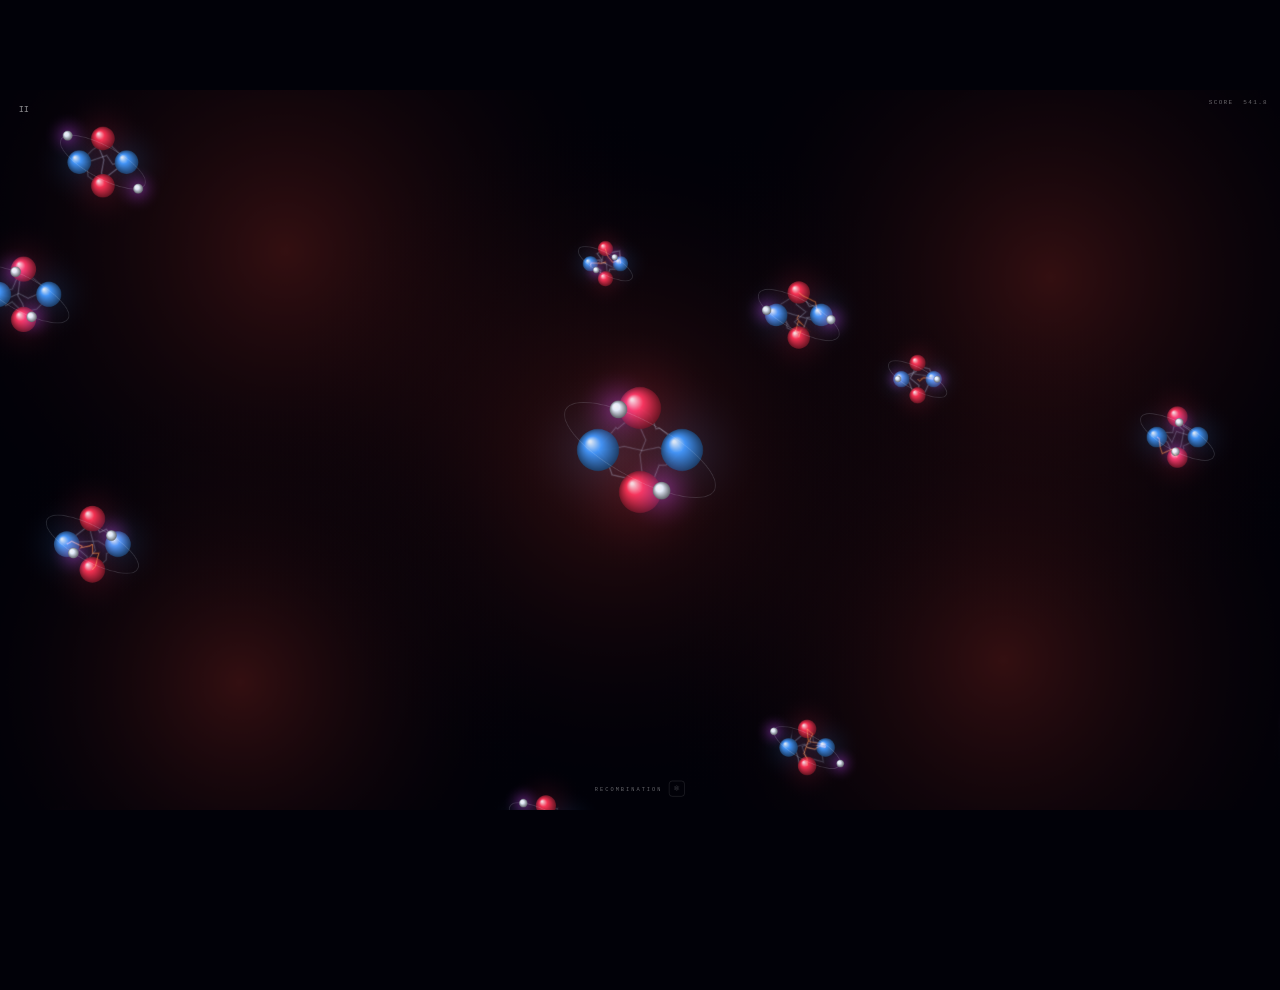
<file: assets/screenshots/phase_2_recombination.html>
<!DOCTYPE html>
<html lang="en">
<head>
<meta charset="UTF-8">
<title>MATTER SCATTER — Recombination</title>
<style>
*{margin:0;padding:0;box-sizing:border-box;}
html,body{width:100%;height:100%;overflow:hidden;background:#010108;font-family:ui-monospace,SFMono-Regular,Menlo,Monaco,Consolas,"Liberation Mono","Courier New",monospace;display:flex;align-items:center;justify-content:center;}
#stage{width:1920px;height:1080px;position:relative;transform-origin:center center;flex-shrink:0;}
#c{display:block;position:absolute;inset:0;}
#hud-score{position:absolute;top:14px;right:18px;color:rgba(255,255,255,0.4);font-size:9px;letter-spacing:2px;}
#pause-btn{position:absolute;top:14px;left:16px;color:rgba(255,255,255,0.55);font-size:13px;padding:8px 12px;}
#phase-hud{position:absolute;bottom:20px;left:50%;transform:translateX(-50%);display:flex;align-items:center;gap:10px;}
#phase-name{color:rgba(255,255,255,0.4);font-size:8px;letter-spacing:3px;text-transform:uppercase;}
#formula-quick-btn{background:none;border:1px solid rgba(255,255,255,0.14);color:rgba(255,255,255,0.32);font-size:12px;width:24px;height:24px;border-radius:5px;display:flex;align-items:center;justify-content:center;padding:0;}
</style>
</head>
<body>
<div id="stage">
  <canvas id="c" width="1920" height="1080"></canvas>
  <div id="pause-btn">II</div>
  <div id="hud-score">SCORE&nbsp;&nbsp;541.8</div>
  <div id="phase-hud"><span id="phase-name">Recombination</span><button id="formula-quick-btn">⚛</button></div>
</div>
<script>
// ── Static marketing hero-shot — Phase 2 (Recombination) ─────────────────
// Full He-4 atoms: the same tetra-nucleon + bond-line + orbiting-electron
// recipe used for the splash-screen loading icon (drawSplashAtomIcon), at
// gameplay scale/color here instead of the splash icon's grey-to-white
// treatment. See the Prelogue file for the shared-recipe writeup.
const cv=document.getElementById('c'),ctx=cv.getContext('2d');
const W=1920,H=1080,CX=W/2,CY=H/2;
function fitStage(){const s=Math.min(window.innerWidth/W,window.innerHeight/H);document.getElementById('stage').style.transform=`scale(${s})`;}
fitStage();window.addEventListener('resize',fitStage);

function mixRgb(rgbStr,target,t){const p=rgbStr.split(',').map(Number);return`${Math.round(p[0]+(target[0]-p[0])*t)},${Math.round(p[1]+(target[1]-p[1])*t)},${Math.round(p[2]+(target[2]-p[2])*t)}`;}
function sphere(x,y,r,rgbStr,alpha=1){
  const lx=x-r*0.38,ly=y-r*0.4;
  const lit=mixRgb(rgbStr,[255,255,255],0.85),shadow=mixRgb(rgbStr,[0,0,0],0.62);
  const g=ctx.createRadialGradient(lx,ly,r*0.05,x,y,r*1.05);
  g.addColorStop(0,`rgba(${lit},${0.95*alpha})`);g.addColorStop(0.35,`rgba(${rgbStr},${0.95*alpha})`);g.addColorStop(1,`rgba(${shadow},${0.95*alpha})`);
  ctx.fillStyle=g;ctx.beginPath();ctx.arc(x,y,r,0,Math.PI*2);ctx.fill();
}
function glow(x,y,r,rgbStr,alpha){
  ctx.globalCompositeOperation='screen';
  const g=ctx.createRadialGradient(x,y,0,x,y,r);
  g.addColorStop(0,`rgba(${rgbStr},${alpha})`);g.addColorStop(1,'rgba(0,0,0,0)');
  ctx.fillStyle=g;ctx.beginPath();ctx.arc(x,y,r,0,Math.PI*2);ctx.fill();
  ctx.globalCompositeOperation='source-over';
}
function bolt(x1,y1,x2,y2,coreRgb,haloRgb,alpha){
  const segs=4+Math.floor(Math.random()*3);const pts=[{x:x1,y:y1}];
  for(let s=1;s<segs;s++){const t=s/segs,spread=22*(1-Math.abs(t-0.5)*1.8);pts.push({x:x1+(x2-x1)*t+(Math.random()-0.5)*spread,y:y1+(y2-y1)*t+(Math.random()-0.5)*spread});}
  pts.push({x:x2,y:y2});
  ctx.globalCompositeOperation='screen';
  const a=alpha*(0.6+Math.random()*0.4);
  ctx.strokeStyle=`rgba(${coreRgb},${a})`;ctx.lineWidth=1+Math.random()*0.8;
  ctx.beginPath();ctx.moveTo(pts[0].x,pts[0].y);for(let i=1;i<pts.length;i++)ctx.lineTo(pts[i].x,pts[i].y);ctx.stroke();
  ctx.strokeStyle=`rgba(${haloRgb},${a*0.3})`;ctx.lineWidth=4;
  ctx.beginPath();ctx.moveTo(pts[0].x,pts[0].y);for(let i=1;i<pts.length;i++)ctx.lineTo(pts[i].x,pts[i].y);ctx.stroke();
  ctx.globalCompositeOperation='source-over';
}
function bgBloom(rgbArr,alpha){
  ctx.globalCompositeOperation='lighter';
  const positions=[[0.22,0.22],[0.78,0.22],[0.22,0.82],[0.78,0.82],[0.5,0.5]];
  for(const[fx,fy]of positions){
    const x=W*fx+(Math.random()-0.5)*W*0.1,y=H*fy+(Math.random()-0.5)*H*0.1,r=380+Math.random()*220;
    const g=ctx.createRadialGradient(x,y,0,x,y,r);
    g.addColorStop(0,`rgba(${rgbArr[0]},${rgbArr[1]},${rgbArr[2]},${alpha})`);g.addColorStop(1,'rgba(0,0,0,0)');
    ctx.fillStyle=g;ctx.beginPath();ctx.arc(x,y,r,0,Math.PI*2);ctx.fill();
  }
  ctx.globalCompositeOperation='source-over';
}
function ringPts(cx,cy,count,rMin,rMax){
  const pts=[];
  for(let i=0;i<count;i++){const a=(i/count)*Math.PI*2+(Math.random()-0.5)*(Math.PI*2/count)*0.7,r=rMin+Math.random()*(rMax-rMin);pts.push({x:cx+Math.cos(a)*r,y:cy+Math.sin(a)*r});}
  return pts;
}

const QC={red:'255,51,85',blue:'68,153,255',purple:'204,68,255',white:'232,244,255'};
const AMBER_CORE='255,150,40',AMBER_HALO='255,60,10';

ctx.fillStyle='#010108';ctx.fillRect(0,0,W,H);
bgBloom([195,55,35],0.26); // real Phase 2 BLOOM_TARGETS entry

// Full He-4 atom — nucleus (4 nucleons, real 2:1 ring-radius:nucleon-radius
// ratio) + bond lines + 2 electrons on the real 1.55:0.52 elliptical orbit,
// tilt 0.5 rad — all matching the real drawOrbitingElectrons()/He-4 clump
// proportions.
function drawAtom(cx,cy,scale,t){
  const nR=15*scale,ringR=nR*2;
  const nucPos=[];
  for(let i=0;i<4;i++){const a=-Math.PI/2+i*(Math.PI/2);nucPos.push({x:cx+Math.cos(a)*ringR,y:cy+Math.sin(a)*ringR,col:i%2===0?'red':'blue'});}
  for(let i=0;i<4;i++)for(let j=i+1;j<4;j++)bolt(nucPos[i].x,nucPos[i].y,nucPos[j].x,nucPos[j].y,'200,220,255','180,200,240',0.22);
  for(const p of nucPos)glow(p.x,p.y,nR*4,QC[p.col],0.16);
  for(const p of nucPos)sphere(p.x,p.y,nR,QC[p.col]);
  const orbitR=ringR*1.3,tilt=0.5;
  ctx.save();ctx.translate(cx,cy);ctx.rotate(tilt);
  ctx.strokeStyle='rgba(232,244,255,0.18)';ctx.lineWidth=1;
  ctx.beginPath();ctx.ellipse(0,0,orbitR*1.55,orbitR*0.52,0,0,Math.PI*2);ctx.stroke();
  ctx.restore();
  const eR=nR*0.42;
  for(let i=0;i<2;i++){
    const ang=t+i*Math.PI;
    const ex=cx+Math.cos(tilt)*(Math.cos(ang)*orbitR*1.55)-Math.sin(tilt)*(Math.sin(ang)*orbitR*0.52);
    const ey=cy+Math.sin(tilt)*(Math.cos(ang)*orbitR*1.55)+Math.cos(tilt)*(Math.sin(ang)*orbitR*0.52);
    glow(ex,ey,eR*5,QC.purple,0.4);sphere(ex,ey,eR,QC.white);
  }
  return nucPos.map(p=>({x:p.x,y:p.y}));
}

const allPts=[];
for(const c of ringPts(CX,CY,17,190,1280)){
  const s=0.7+Math.random()*0.6,t=Math.random()*Math.PI*2;
  allPts.push(...drawAtom(c.x,c.y,s,t),c);
}
for(let i=0;i<allPts.length;i++)for(let j=i+1;j<allPts.length;j++){
  const dx=allPts[i].x-allPts[j].x,dy=allPts[i].y-allPts[j].y,d=Math.sqrt(dx*dx+dy*dy);
  if(d<140&&Math.random()<0.14)bolt(allPts[i].x,allPts[i].y,allPts[j].x,allPts[j].y,AMBER_CORE,AMBER_HALO,0.5);
}

// Player — the largest He-4 atom, dead center
drawAtom(CX,CY,2.1,1.1);
</script>
</body>
</html>
</file>
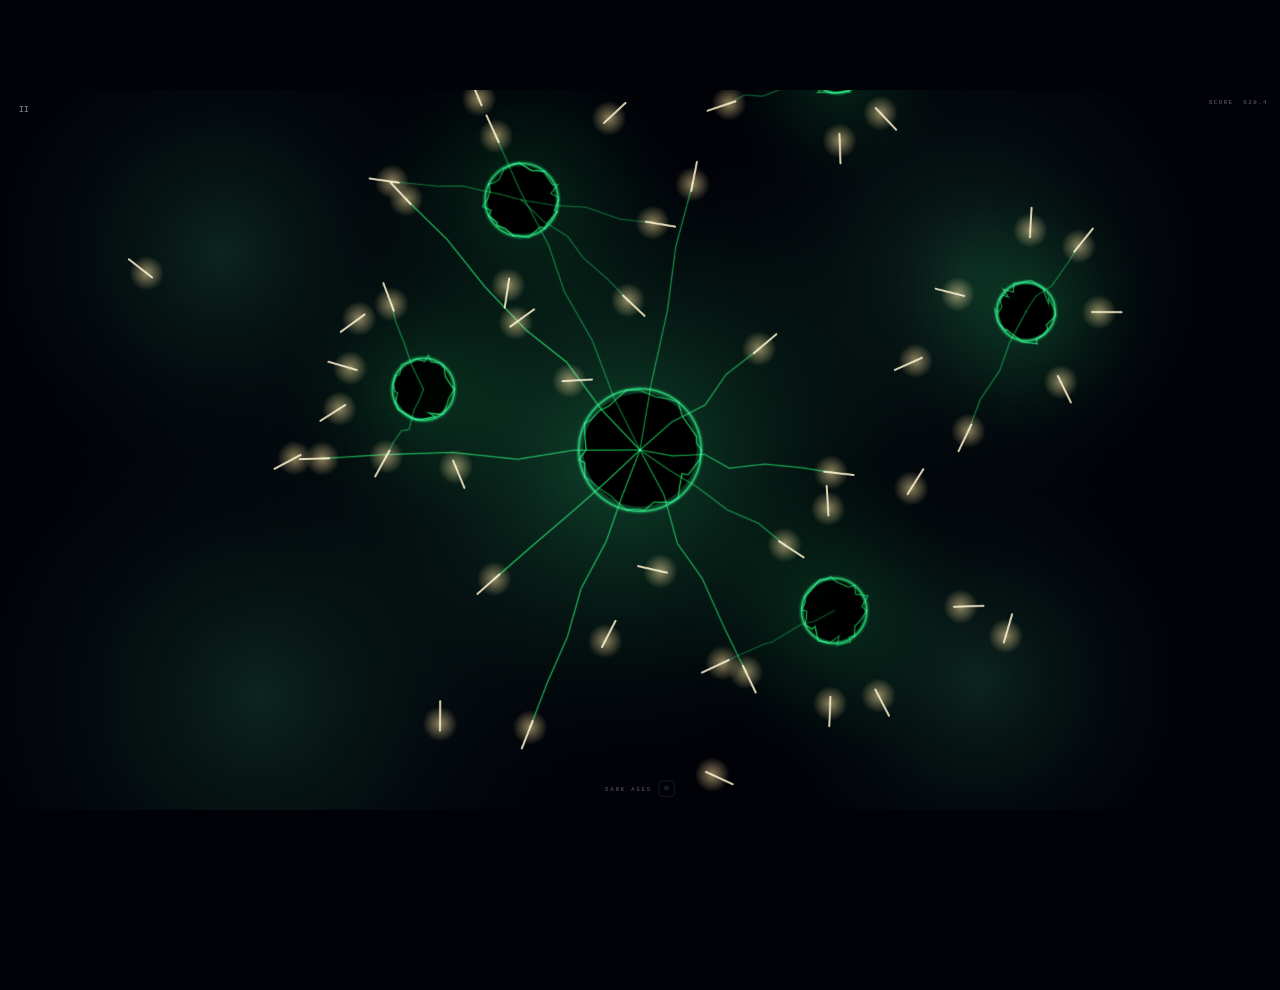
<file: assets/screenshots/phase_3_dark_ages.html>
<!DOCTYPE html>
<html lang="en">
<head>
<meta charset="UTF-8">
<title>MATTER SCATTER — Dark Ages</title>
<style>
*{margin:0;padding:0;box-sizing:border-box;}
html,body{width:100%;height:100%;overflow:hidden;background:#010108;font-family:ui-monospace,SFMono-Regular,Menlo,Monaco,Consolas,"Liberation Mono","Courier New",monospace;display:flex;align-items:center;justify-content:center;}
#stage{width:1920px;height:1080px;position:relative;transform-origin:center center;flex-shrink:0;}
#c{display:block;position:absolute;inset:0;}
#hud-score{position:absolute;top:14px;right:18px;color:rgba(255,255,255,0.4);font-size:9px;letter-spacing:2px;}
#pause-btn{position:absolute;top:14px;left:16px;color:rgba(255,255,255,0.55);font-size:13px;padding:8px 12px;}
#phase-hud{position:absolute;bottom:20px;left:50%;transform:translateX(-50%);display:flex;align-items:center;gap:10px;}
#phase-name{color:rgba(255,255,255,0.4);font-size:8px;letter-spacing:3px;text-transform:uppercase;}
#formula-quick-btn{background:none;border:1px solid rgba(255,255,255,0.14);color:rgba(255,255,255,0.32);font-size:12px;width:24px;height:24px;border-radius:5px;display:flex;align-items:center;justify-content:center;padding:0;}
</style>
</head>
<body>
<div id="stage">
  <canvas id="c" width="1920" height="1080"></canvas>
  <div id="pause-btn">II</div>
  <div id="hud-score">SCORE&nbsp;&nbsp;628.4</div>
  <div id="phase-hud"><span id="phase-name">Dark Ages</span><button id="formula-quick-btn">⚛</button></div>
</div>
<script>
// ── Static marketing hero-shot — Phase 3 (Dark Ages / primordial black
// holes) — the void+green-fuzz-rim+green-halo recipe below matches real
// drawPBH()'s event-horizon/halo layers, re-scaled for a hero composition;
// same real green field-lightning color (30,255,110 core / 20,200,80 halo)
// and the real Phase 3 background-bloom target. See the Prelogue file for
// the general shared-recipe writeup.
const cv=document.getElementById('c'),ctx=cv.getContext('2d');
const W=1920,H=1080,CX=W/2,CY=H/2;
function fitStage(){const s=Math.min(window.innerWidth/W,window.innerHeight/H);document.getElementById('stage').style.transform=`scale(${s})`;}
fitStage();window.addEventListener('resize',fitStage);

function bolt(x1,y1,x2,y2,coreRgb,haloRgb,alpha){
  const segs=4+Math.floor(Math.random()*3);const pts=[{x:x1,y:y1}];
  for(let s=1;s<segs;s++){const t=s/segs,spread=22*(1-Math.abs(t-0.5)*1.8);pts.push({x:x1+(x2-x1)*t+(Math.random()-0.5)*spread,y:y1+(y2-y1)*t+(Math.random()-0.5)*spread});}
  pts.push({x:x2,y:y2});
  ctx.globalCompositeOperation='screen';
  const a=alpha*(0.6+Math.random()*0.4);
  ctx.strokeStyle=`rgba(${coreRgb},${a})`;ctx.lineWidth=1+Math.random()*0.8;
  ctx.beginPath();ctx.moveTo(pts[0].x,pts[0].y);for(let i=1;i<pts.length;i++)ctx.lineTo(pts[i].x,pts[i].y);ctx.stroke();
  ctx.strokeStyle=`rgba(${haloRgb},${a*0.3})`;ctx.lineWidth=4;
  ctx.beginPath();ctx.moveTo(pts[0].x,pts[0].y);for(let i=1;i<pts.length;i++)ctx.lineTo(pts[i].x,pts[i].y);ctx.stroke();
  ctx.globalCompositeOperation='source-over';
}
function bgBloom(rgbArr,alpha){
  ctx.globalCompositeOperation='lighter';
  const positions=[[0.22,0.22],[0.78,0.22],[0.22,0.82],[0.78,0.82],[0.5,0.5]];
  for(const[fx,fy]of positions){
    const x=W*fx+(Math.random()-0.5)*W*0.1,y=H*fy+(Math.random()-0.5)*H*0.1,r=380+Math.random()*220;
    const g=ctx.createRadialGradient(x,y,0,x,y,r);
    g.addColorStop(0,`rgba(${rgbArr[0]},${rgbArr[1]},${rgbArr[2]},${alpha})`);g.addColorStop(1,'rgba(0,0,0,0)');
    ctx.fillStyle=g;ctx.beginPath();ctx.arc(x,y,r,0,Math.PI*2);ctx.fill();
  }
  ctx.globalCompositeOperation='source-over';
}
function ringPts(cx,cy,count,rMin,rMax){
  const pts=[];
  for(let i=0;i<count;i++){const a=(i/count)*Math.PI*2+(Math.random()-0.5)*(Math.PI*2/count)*0.7,r=rMin+Math.random()*(rMax-rMin);pts.push({x:cx+Math.cos(a)*r,y:cy+Math.sin(a)*r});}
  return pts;
}

const GREEN_CORE='30,255,110',GREEN_HALO='20,200,80';

ctx.fillStyle='#010108';ctx.fillRect(0,0,W,H);
bgBloom([45,150,95],0.24); // real Phase 3 BLOOM_TARGETS entry

function drawPBH(cx,cy,r){
  ctx.globalCompositeOperation='screen';
  const fuzz=[{w:9,a:0.09},{w:6,a:0.15},{w:3.5,a:0.24},{w:1.8,a:0.5}];
  for(const f of fuzz){ctx.strokeStyle=`rgba(${GREEN_CORE},${f.a})`;ctx.lineWidth=f.w;ctx.beginPath();ctx.arc(cx,cy,r,0,Math.PI*2);ctx.stroke();}
  const glowR=r*5;
  const g=ctx.createRadialGradient(cx,cy,r*0.8,cx,cy,glowR);
  g.addColorStop(0,`rgba(${GREEN_CORE},0.11)`);g.addColorStop(0.5,`rgba(${GREEN_HALO},0.045)`);g.addColorStop(1,'rgba(0,0,0,0)');
  ctx.fillStyle=g;ctx.beginPath();ctx.arc(cx,cy,glowR,0,Math.PI*2);ctx.fill();
  ctx.globalCompositeOperation='source-over';
  ctx.fillStyle='#000000';ctx.beginPath();ctx.arc(cx,cy,r*0.92,0,Math.PI*2);ctx.fill();
  const rimPts=7;
  for(let i=0;i<rimPts;i++){
    const a1=(i/rimPts)*Math.PI*2,a2=((i+1)/rimPts)*Math.PI*2;
    bolt(cx+Math.cos(a1)*r,cy+Math.sin(a1)*r,cx+Math.cos(a2)*r,cy+Math.sin(a2)*r,GREEN_CORE,GREEN_HALO,0.7);
  }
}
function drawPhoton(x,y,ang){
  ctx.globalCompositeOperation='screen';
  const len=34,dx=Math.cos(ang)*len,dy=Math.sin(ang)*len;
  const g=ctx.createRadialGradient(x,y,0,x,y,26);
  g.addColorStop(0,'rgba(255,225,150,0.55)');g.addColorStop(1,'rgba(255,225,150,0)');
  ctx.fillStyle=g;ctx.beginPath();ctx.arc(x,y,26,0,Math.PI*2);ctx.fill();
  ctx.strokeStyle='rgba(255,240,200,0.85)';ctx.lineWidth=3;ctx.lineCap='round';
  ctx.beginPath();ctx.moveTo(x-dx,y-dy);ctx.lineTo(x+dx*0.3,y+dy*0.3);ctx.stroke();
  ctx.globalCompositeOperation='source-over';
}

// Smaller black holes scattered around, each pulling in a scatter of photon streaks
const holes=ringPts(CX,CY,6,320,1150).map(p=>({...p,r:36+Math.random()*26}));
for(const h of holes){
  drawPBH(h.x,h.y,h.r);
  for(const p of ringPts(h.x,h.y,7,h.r*2.2,h.r*5.5)){
    const ang=Math.atan2(h.y-p.y,h.x-p.x);
    drawPhoton(p.x,p.y,ang);
    if(Math.random()<0.5)bolt(h.x,h.y,p.x,p.y,GREEN_CORE,GREEN_HALO,0.4);
  }
}
// A few extra loose photon streaks drifting through open space
for(const p of ringPts(CX,CY,14,150,1300)){drawPhoton(p.x,p.y,Math.random()*Math.PI*2);}

// Player — the largest black hole, dead center, actively feeding
drawPBH(CX,CY,92);
for(const p of ringPts(CX,CY,10,220,520)){
  const ang=Math.atan2(CY-p.y,CX-p.x);
  drawPhoton(p.x,p.y,ang);
  bolt(CX,CY,p.x,p.y,GREEN_CORE,GREEN_HALO,0.6);
}
</script>
</body>
</html>
</file>
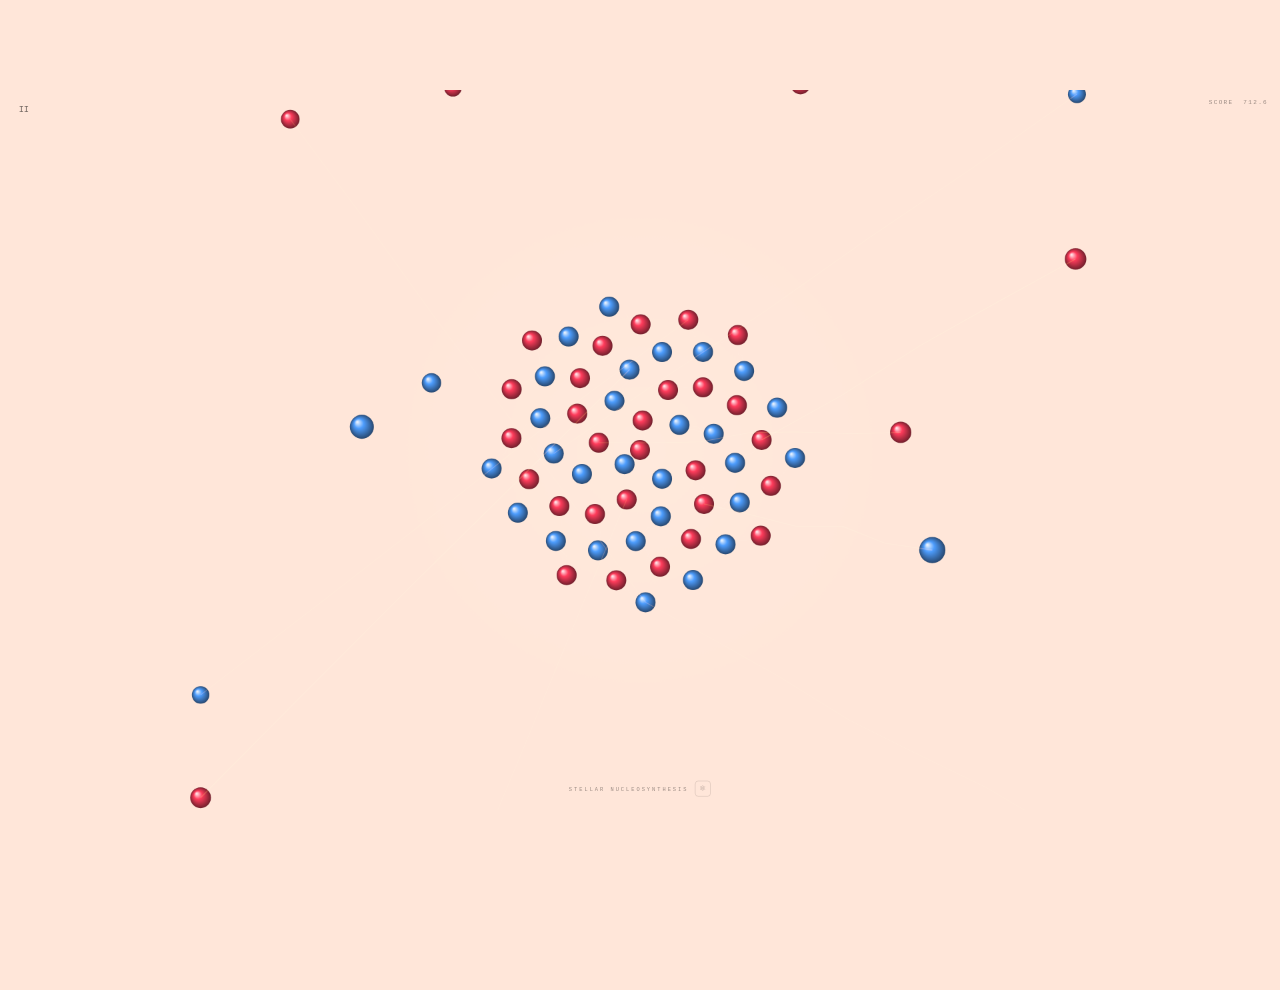
<file: assets/screenshots/phase_4_stellar_nucleosynthesis.html>
<!DOCTYPE html>
<html lang="en">
<head>
<meta charset="UTF-8">
<title>MATTER SCATTER — Stellar Nucleosynthesis</title>
<style>
*{margin:0;padding:0;box-sizing:border-box;}
html,body{width:100%;height:100%;overflow:hidden;background:#ffe6d9;font-family:ui-monospace,SFMono-Regular,Menlo,Monaco,Consolas,"Liberation Mono","Courier New",monospace;display:flex;align-items:center;justify-content:center;}
#stage{width:1920px;height:1080px;position:relative;transform-origin:center center;flex-shrink:0;}
#c{display:block;position:absolute;inset:0;}
/* Phase 4's background is pale (c2BgColor) — real game flips HUD text to
   dark here via body.ch2, same colors reused directly below instead of
   the light-on-dark defaults every other phase file uses. */
#hud-score{position:absolute;top:14px;right:18px;color:rgba(0,0,0,0.4);font-size:9px;letter-spacing:2px;}
#pause-btn{position:absolute;top:14px;left:16px;color:rgba(0,0,0,0.55);font-size:13px;padding:8px 12px;}
#phase-hud{position:absolute;bottom:20px;left:50%;transform:translateX(-50%);display:flex;align-items:center;gap:10px;}
#phase-name{color:rgba(0,0,0,0.4);font-size:8px;letter-spacing:3px;text-transform:uppercase;}
#formula-quick-btn{background:none;border:1px solid rgba(0,0,0,0.14);color:rgba(0,0,0,0.32);font-size:12px;width:24px;height:24px;border-radius:5px;display:flex;align-items:center;justify-content:center;padding:0;}
</style>
</head>
<body>
<div id="stage">
  <canvas id="c" width="1920" height="1080"></canvas>
  <div id="pause-btn">II</div>
  <div id="hud-score">SCORE&nbsp;&nbsp;712.6</div>
  <div id="phase-hud"><span id="phase-name">Stellar Nucleosynthesis</span><button id="formula-quick-btn">⚛</button></div>
</div>
<script>
// ── Static marketing hero-shot — Phase 4 (Stellar Nucleosynthesis) ──────
// Iron-56 forming as a dense packed-disk nucleon cluster (the real game's
// "sunflower" packing — see matter_v7.5.html's Phase 4 nucleus-growth
// rewrite) — background is the real late-stage c2BgColor() pale tint
// (#ffe6d9), not the dark-space bloom every other phase file uses. See the
// Prelogue file for the general shared-recipe writeup.
const cv=document.getElementById('c'),ctx=cv.getContext('2d');
const W=1920,H=1080,CX=W/2,CY=H/2;
function fitStage(){const s=Math.min(window.innerWidth/W,window.innerHeight/H);document.getElementById('stage').style.transform=`scale(${s})`;}
fitStage();window.addEventListener('resize',fitStage);

function mixRgb(rgbStr,target,t){const p=rgbStr.split(',').map(Number);return`${Math.round(p[0]+(target[0]-p[0])*t)},${Math.round(p[1]+(target[1]-p[1])*t)},${Math.round(p[2]+(target[2]-p[2])*t)}`;}
function sphere(x,y,r,rgbStr,alpha=1){
  const lx=x-r*0.38,ly=y-r*0.4;
  const lit=mixRgb(rgbStr,[255,255,255],0.85),shadow=mixRgb(rgbStr,[0,0,0],0.62);
  const g=ctx.createRadialGradient(lx,ly,r*0.05,x,y,r*1.05);
  g.addColorStop(0,`rgba(${lit},${0.95*alpha})`);g.addColorStop(0.35,`rgba(${rgbStr},${0.95*alpha})`);g.addColorStop(1,`rgba(${shadow},${0.95*alpha})`);
  ctx.fillStyle=g;ctx.beginPath();ctx.arc(x,y,r,0,Math.PI*2);ctx.fill();
}
function glow(x,y,r,rgbStr,alpha){
  ctx.globalCompositeOperation='screen';
  const g=ctx.createRadialGradient(x,y,0,x,y,r);
  g.addColorStop(0,`rgba(${rgbStr},${alpha})`);g.addColorStop(1,'rgba(0,0,0,0)');
  ctx.fillStyle=g;ctx.beginPath();ctx.arc(x,y,r,0,Math.PI*2);ctx.fill();
  ctx.globalCompositeOperation='source-over';
}
function bolt(x1,y1,x2,y2,coreRgb,haloRgb,alpha){
  const segs=4+Math.floor(Math.random()*3);const pts=[{x:x1,y:y1}];
  for(let s=1;s<segs;s++){const t=s/segs,spread=18*(1-Math.abs(t-0.5)*1.8);pts.push({x:x1+(x2-x1)*t+(Math.random()-0.5)*spread,y:y1+(y2-y1)*t+(Math.random()-0.5)*spread});}
  pts.push({x:x2,y:y2});
  ctx.globalCompositeOperation='screen';
  const a=alpha*(0.6+Math.random()*0.4);
  ctx.strokeStyle=`rgba(${coreRgb},${a})`;ctx.lineWidth=1+Math.random()*0.7;
  ctx.beginPath();ctx.moveTo(pts[0].x,pts[0].y);for(let i=1;i<pts.length;i++)ctx.lineTo(pts[i].x,pts[i].y);ctx.stroke();
  ctx.globalCompositeOperation='source-over';
}
function ringPts(cx,cy,count,rMin,rMax){
  const pts=[];
  for(let i=0;i<count;i++){const a=(i/count)*Math.PI*2+(Math.random()-0.5)*(Math.PI*2/count)*0.7,r=rMin+Math.random()*(rMax-rMin);pts.push({x:cx+Math.cos(a)*r,y:cy+Math.sin(a)*r});}
  return pts;
}

const QC={red:'255,51,85',blue:'68,153,255'};
const AMBER_CORE='255,150,40',AMBER_HALO='255,60,10';

ctx.fillStyle='#ffe6d9';ctx.fillRect(0,0,W,H); // real late-stage c2BgColor() tint

// Packed-disk nucleus — real game grows Iron-56 as a sunflower-spiral
// packing of small nucleon spheres with nearest-neighbor bond lines rather
// than clean rings; approximated with a golden-angle spiral fill here.
function drawNucleus(cx,cy,n,unitR,coreR){
  const golden=Math.PI*(3-Math.sqrt(5));
  const pos=[];
  for(let i=0;i<n;i++){
    const frac=i/n,r=coreR*Math.sqrt(frac),a=i*golden;
    pos.push({x:cx+Math.cos(a)*r,y:cy+Math.sin(a)*r,col:i%2===0?'red':'blue'});
  }
  // Warm energy glow behind the whole nucleus
  glow(cx,cy,coreR*2.4,'255,170,90',0.22);
  // Nearest-neighbor-ish bonds: connect each nucleon to its 2 closest others
  for(let i=0;i<pos.length;i++){
    const dists=pos.map((p,j)=>({j,d:(p.x-pos[i].x)**2+(p.y-pos[i].y)**2})).sort((a,b)=>a.d-b.d);
    for(let k=1;k<=2;k++){const o=pos[dists[k].j];if(dists[k].d<(unitR*4)**2)bolt(pos[i].x,pos[i].y,o.x,o.y,'200,140,90','180,110,60',0.14);}
  }
  for(const p of pos)sphere(p.x,p.y,unitR,QC[p.col]);
  return pos;
}

// Player nucleus — the big one, dead center: 56 nucleons, Iron-56 itself
const corePos=drawNucleus(CX,CY,56,15,235);

// Loose incoming nucleons/small clusters approaching from the frame edges,
// each with a capture bolt reaching toward the core
for(const p of ringPts(CX,CY,16,320,900)){
  const col=Math.random()<0.5?'red':'blue',r=13+Math.random()*7;
  sphere(p.x,p.y,r,QC[col]);
  const nearest=corePos[Math.floor(Math.random()*corePos.length)];
  if(Math.random()<0.7)bolt(p.x,p.y,nearest.x,nearest.y,AMBER_CORE,AMBER_HALO,0.4);
}
</script>
</body>
</html>
</file>
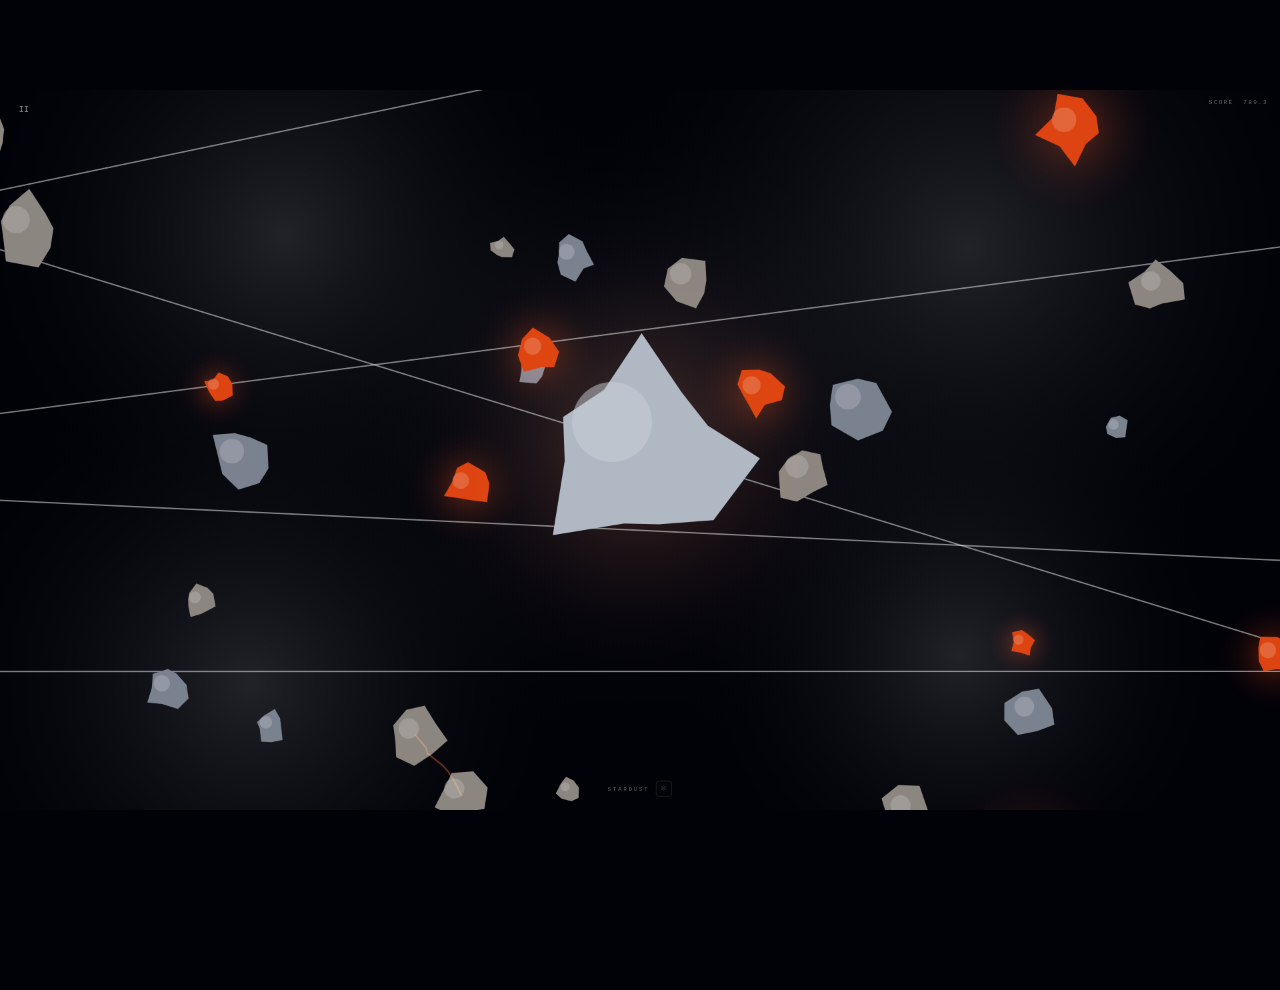
<file: assets/screenshots/phase_5_stardust.html>
<!DOCTYPE html>
<html lang="en">
<head>
<meta charset="UTF-8">
<title>MATTER SCATTER — Stardust</title>
<style>
*{margin:0;padding:0;box-sizing:border-box;}
html,body{width:100%;height:100%;overflow:hidden;background:#010108;font-family:ui-monospace,SFMono-Regular,Menlo,Monaco,Consolas,"Liberation Mono","Courier New",monospace;display:flex;align-items:center;justify-content:center;}
#stage{width:1920px;height:1080px;position:relative;transform-origin:center center;flex-shrink:0;}
#c{display:block;position:absolute;inset:0;}
#hud-score{position:absolute;top:14px;right:18px;color:rgba(255,255,255,0.4);font-size:9px;letter-spacing:2px;}
#pause-btn{position:absolute;top:14px;left:16px;color:rgba(255,255,255,0.55);font-size:13px;padding:8px 12px;}
#phase-hud{position:absolute;bottom:20px;left:50%;transform:translateX(-50%);display:flex;align-items:center;gap:10px;}
#phase-name{color:rgba(255,255,255,0.4);font-size:8px;letter-spacing:3px;text-transform:uppercase;}
#formula-quick-btn{background:none;border:1px solid rgba(255,255,255,0.14);color:rgba(255,255,255,0.32);font-size:12px;width:24px;height:24px;border-radius:5px;display:flex;align-items:center;justify-content:center;padding:0;}
</style>
</head>
<body>
<div id="stage">
  <canvas id="c" width="1920" height="1080"></canvas>
  <div id="pause-btn">II</div>
  <div id="hud-score">SCORE&nbsp;&nbsp;789.3</div>
  <div id="phase-hud"><span id="phase-name">Stardust</span><button id="formula-quick-btn">⚛</button></div>
</div>
<script>
// ── Static marketing hero-shot — Phase 5 (Stardust) ──────────────────────
// Rock field using the real P5_FIRE_MID/COOL/COOL_NPC slate-gray palette
// (matter_v7.5.html — corrected away from an earlier too-orange rock tint
// per project history) plus jagged silhouettes in the same spirit as the
// real makeRockVerts()/_p5RockCore() irregular-polygon renderer, and the
// real Phase 5 background-bloom target. See the Prelogue file for the
// general shared-recipe writeup.
const cv=document.getElementById('c'),ctx=cv.getContext('2d');
const W=1920,H=1080,CX=W/2,CY=H/2;
function fitStage(){const s=Math.min(window.innerWidth/W,window.innerHeight/H);document.getElementById('stage').style.transform=`scale(${s})`;}
fitStage();window.addEventListener('resize',fitStage);

function mixRgb(rgbStr,target,t){const p=rgbStr.split(',').map(Number);return`${Math.round(p[0]+(target[0]-p[0])*t)},${Math.round(p[1]+(target[1]-p[1])*t)},${Math.round(p[2]+(target[2]-p[2])*t)}`;}
function glow(x,y,r,rgbStr,alpha){
  ctx.globalCompositeOperation='screen';
  const g=ctx.createRadialGradient(x,y,0,x,y,r);
  g.addColorStop(0,`rgba(${rgbStr},${alpha})`);g.addColorStop(1,'rgba(0,0,0,0)');
  ctx.fillStyle=g;ctx.beginPath();ctx.arc(x,y,r,0,Math.PI*2);ctx.fill();
  ctx.globalCompositeOperation='source-over';
}
function bolt(x1,y1,x2,y2,coreRgb,haloRgb,alpha){
  const segs=4+Math.floor(Math.random()*3);const pts=[{x:x1,y:y1}];
  for(let s=1;s<segs;s++){const t=s/segs,spread=22*(1-Math.abs(t-0.5)*1.8);pts.push({x:x1+(x2-x1)*t+(Math.random()-0.5)*spread,y:y1+(y2-y1)*t+(Math.random()-0.5)*spread});}
  pts.push({x:x2,y:y2});
  ctx.globalCompositeOperation='screen';
  const a=alpha*(0.6+Math.random()*0.4);
  ctx.strokeStyle=`rgba(${coreRgb},${a})`;ctx.lineWidth=1+Math.random()*0.8;
  ctx.beginPath();ctx.moveTo(pts[0].x,pts[0].y);for(let i=1;i<pts.length;i++)ctx.lineTo(pts[i].x,pts[i].y);ctx.stroke();
  ctx.strokeStyle=`rgba(${haloRgb},${a*0.3})`;ctx.lineWidth=4;
  ctx.beginPath();ctx.moveTo(pts[0].x,pts[0].y);for(let i=1;i<pts.length;i++)ctx.lineTo(pts[i].x,pts[i].y);ctx.stroke();
  ctx.globalCompositeOperation='source-over';
}
function bgBloom(rgbArr,alpha){
  ctx.globalCompositeOperation='lighter';
  const positions=[[0.22,0.22],[0.78,0.22],[0.22,0.82],[0.78,0.82],[0.5,0.5]];
  for(const[fx,fy]of positions){
    const x=W*fx+(Math.random()-0.5)*W*0.1,y=H*fy+(Math.random()-0.5)*H*0.1,r=380+Math.random()*220;
    const g=ctx.createRadialGradient(x,y,0,x,y,r);
    g.addColorStop(0,`rgba(${rgbArr[0]},${rgbArr[1]},${rgbArr[2]},${alpha})`);g.addColorStop(1,'rgba(0,0,0,0)');
    ctx.fillStyle=g;ctx.beginPath();ctx.arc(x,y,r,0,Math.PI*2);ctx.fill();
  }
  ctx.globalCompositeOperation='source-over';
}
function ringPts(cx,cy,count,rMin,rMax){
  const pts=[];
  for(let i=0;i<count;i++){const a=(i/count)*Math.PI*2+(Math.random()-0.5)*(Math.PI*2/count)*0.7,r=rMin+Math.random()*(rMax-rMin);pts.push({x:cx+Math.cos(a)*r,y:cy+Math.sin(a)*r});}
  return pts;
}
function rockVerts(n){const v=[];for(let i=0;i<n;i++){v.push({a:(i/n)*Math.PI*2+(Math.random()-0.5)*(Math.PI*2/n)*0.35,r:0.65+Math.random()*0.6});}return v;}
function rock(cx,cy,r,verts,rot,rgbStr,alpha=1){
  ctx.fillStyle=`rgba(${rgbStr},${alpha})`;
  ctx.beginPath();
  verts.forEach((v,i)=>{const a=v.a+rot,rr=v.r*r,x=cx+Math.cos(a)*rr,y=cy+Math.sin(a)*rr;i===0?ctx.moveTo(x,y):ctx.lineTo(x,y);});
  ctx.closePath();ctx.fill();
  ctx.fillStyle=`rgba(${mixRgb(rgbStr,[255,255,255],0.35)},${0.5*alpha})`;
  ctx.beginPath();ctx.arc(cx-r*0.28,cy-r*0.28,r*0.4,0,Math.PI*2);ctx.fill();
}

const MID='176,184,196',COOL='122,130,144',COOL_NPC='140,134,128',EMBER='221,68,17';
const AMBER_CORE='255,150,40',AMBER_HALO='255,60,10';

ctx.fillStyle='#010108';ctx.fillRect(0,0,W,H);
bgBloom([255,255,255],0.13); // real Phase 5 BLOOM_TARGETS entry

// Cosmic ray streaks cutting across the field
for(let i=0;i<5;i++){
  const y0=Math.random()*H,ang=(-0.3+Math.random()*0.6);
  ctx.globalCompositeOperation='screen';
  ctx.strokeStyle='rgba(255,255,255,0.5)';ctx.lineWidth=2;ctx.lineCap='round';
  ctx.beginPath();ctx.moveTo(0,y0);ctx.lineTo(W,y0+Math.tan(ang)*W);ctx.stroke();
  ctx.globalCompositeOperation='source-over';
}

const allPts=[];
for(const p of ringPts(CX,CY,40,150,1300)){
  const isEmber=Math.random()<0.18;
  const r=16+Math.random()*36;
  const col=isEmber?EMBER:(Math.random()<0.5?COOL:COOL_NPC);
  if(isEmber)glow(p.x,p.y,r*3,EMBER,0.4);
  rock(p.x,p.y,r,rockVerts(8+Math.floor(Math.random()*3)),Math.random()*Math.PI*2,col);
  allPts.push(p);
}
for(let i=0;i<allPts.length;i++)for(let j=i+1;j<allPts.length;j++){
  const dx=allPts[i].x-allPts[j].x,dy=allPts[i].y-allPts[j].y,d=Math.sqrt(dx*dx+dy*dy);
  if(d<160&&Math.random()<0.16)bolt(allPts[i].x,allPts[i].y,allPts[j].x,allPts[j].y,AMBER_CORE,AMBER_HALO,0.55);
}

// Player — the biggest rock, dead center, ember-rimmed
glow(CX,CY,340,EMBER,0.22);
rock(CX,CY,150,rockVerts(11),0.7,MID);
</script>
</body>
</html>
</file>
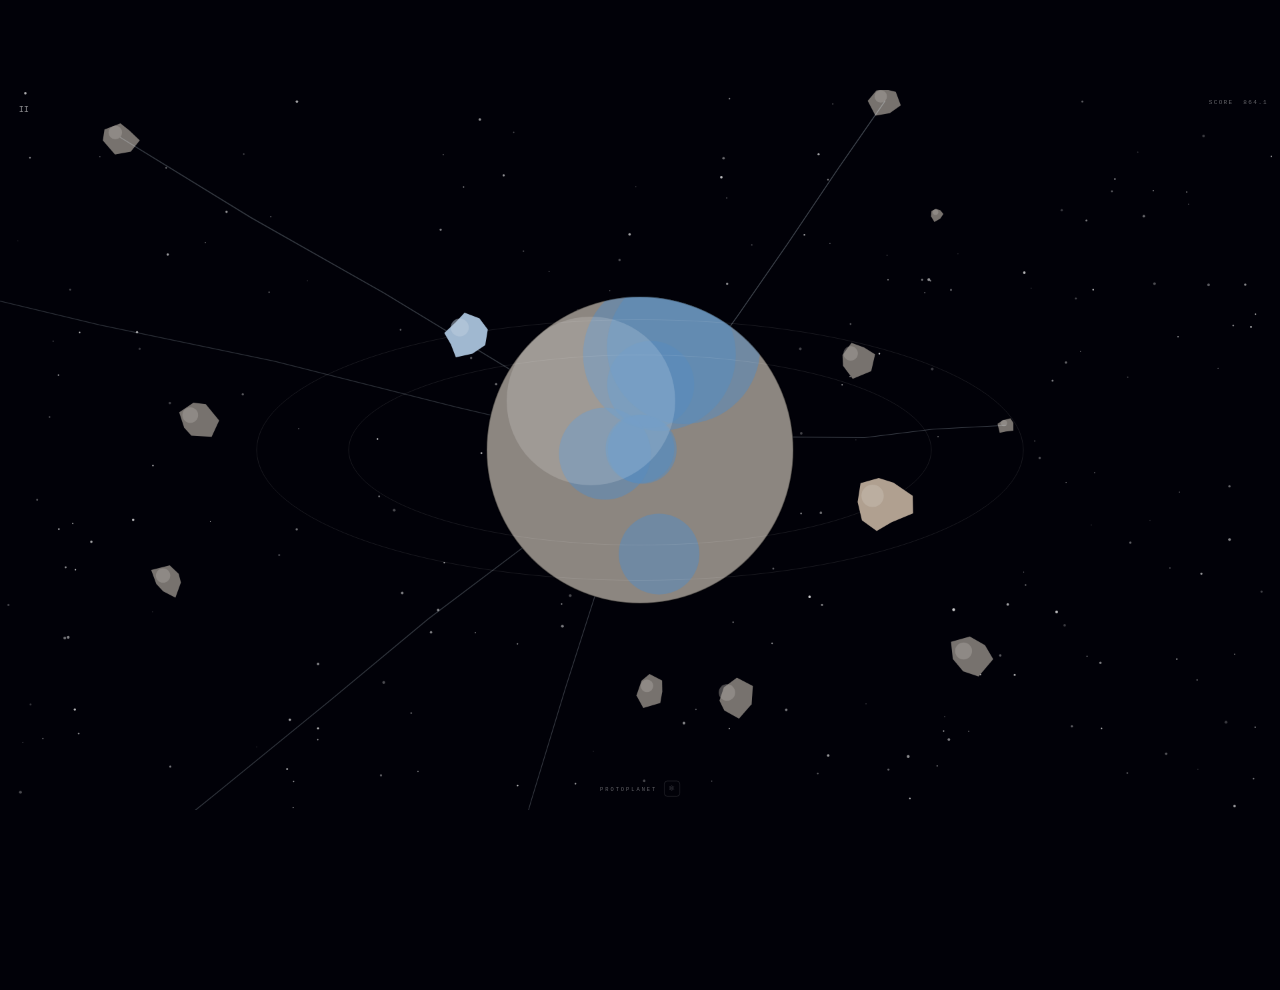
<file: assets/screenshots/phase_6_protoplanet.html>
<!DOCTYPE html>
<html lang="en">
<head>
<meta charset="UTF-8">
<title>MATTER SCATTER — Protoplanet</title>
<style>
*{margin:0;padding:0;box-sizing:border-box;}
html,body{width:100%;height:100%;overflow:hidden;background:#010108;font-family:ui-monospace,SFMono-Regular,Menlo,Monaco,Consolas,"Liberation Mono","Courier New",monospace;display:flex;align-items:center;justify-content:center;}
#stage{width:1920px;height:1080px;position:relative;transform-origin:center center;flex-shrink:0;}
#c{display:block;position:absolute;inset:0;}
#hud-score{position:absolute;top:14px;right:18px;color:rgba(255,255,255,0.4);font-size:9px;letter-spacing:2px;}
#pause-btn{position:absolute;top:14px;left:16px;color:rgba(255,255,255,0.55);font-size:13px;padding:8px 12px;}
#phase-hud{position:absolute;bottom:20px;left:50%;transform:translateX(-50%);display:flex;align-items:center;gap:10px;}
#phase-name{color:rgba(255,255,255,0.4);font-size:8px;letter-spacing:3px;text-transform:uppercase;}
#formula-quick-btn{background:none;border:1px solid rgba(255,255,255,0.14);color:rgba(255,255,255,0.32);font-size:12px;width:24px;height:24px;border-radius:5px;display:flex;align-items:center;justify-content:center;padding:0;}
</style>
</head>
<body>
<div id="stage">
  <canvas id="c" width="1920" height="1080"></canvas>
  <div id="pause-btn">II</div>
  <div id="hud-score">SCORE&nbsp;&nbsp;864.1</div>
  <div id="phase-hud"><span id="phase-name">Protoplanet</span><button id="formula-quick-btn">⚛</button></div>
</div>
<script>
// ── Static marketing hero-shot — Phase 6 (Protoplanet) ───────────────────
// Real game drops the dark-space background bloom entirely by this phase
// (drawBgBloom() isn't called for gamePhase===6) in favor of a starfield +
// the growing planet itself — reproduced here with a scattered starfield
// and a planet body using the real moon highlight tones ('#b0a090' warm /
// '#a0b8d0' cool, from _drawP6Moon()) blended in as surface patches. See
// the Prelogue file for the general shared-recipe writeup.
const cv=document.getElementById('c'),ctx=cv.getContext('2d');
const W=1920,H=1080,CX=W/2,CY=H/2;
function fitStage(){const s=Math.min(window.innerWidth/W,window.innerHeight/H);document.getElementById('stage').style.transform=`scale(${s})`;}
fitStage();window.addEventListener('resize',fitStage);

function mixRgb(rgbStr,target,t){const p=rgbStr.split(',').map(Number);return`${Math.round(p[0]+(target[0]-p[0])*t)},${Math.round(p[1]+(target[1]-p[1])*t)},${Math.round(p[2]+(target[2]-p[2])*t)}`;}
function bolt(x1,y1,x2,y2,coreRgb,haloRgb,alpha){
  const segs=4+Math.floor(Math.random()*3);const pts=[{x:x1,y:y1}];
  for(let s=1;s<segs;s++){const t=s/segs,spread=18*(1-Math.abs(t-0.5)*1.8);pts.push({x:x1+(x2-x1)*t+(Math.random()-0.5)*spread,y:y1+(y2-y1)*t+(Math.random()-0.5)*spread});}
  pts.push({x:x2,y:y2});
  ctx.globalCompositeOperation='screen';
  const a=alpha*(0.6+Math.random()*0.4);
  ctx.strokeStyle=`rgba(${coreRgb},${a})`;ctx.lineWidth=1+Math.random()*0.8;
  ctx.beginPath();ctx.moveTo(pts[0].x,pts[0].y);for(let i=1;i<pts.length;i++)ctx.lineTo(pts[i].x,pts[i].y);ctx.stroke();
  ctx.globalCompositeOperation='source-over';
}
function rockVerts(n){const v=[];for(let i=0;i<n;i++){v.push({a:(i/n)*Math.PI*2+(Math.random()-0.5)*(Math.PI*2/n)*0.35,r:0.65+Math.random()*0.6});}return v;}
function rock(cx,cy,r,verts,rot,rgbStr,alpha=1){
  ctx.fillStyle=`rgba(${rgbStr},${alpha})`;
  ctx.beginPath();
  verts.forEach((v,i)=>{const a=v.a+rot,rr=v.r*r,x=cx+Math.cos(a)*rr,y=cy+Math.sin(a)*rr;i===0?ctx.moveTo(x,y):ctx.lineTo(x,y);});
  ctx.closePath();ctx.fill();
  ctx.fillStyle=`rgba(${mixRgb(rgbStr,[255,255,255],0.3)},${0.5*alpha})`;
  ctx.beginPath();ctx.arc(cx-r*0.28,cy-r*0.28,r*0.4,0,Math.PI*2);ctx.fill();
}
function ringPts(cx,cy,count,rMin,rMax){
  const pts=[];
  for(let i=0;i<count;i++){const a=(i/count)*Math.PI*2+(Math.random()-0.5)*(Math.PI*2/count)*0.7,r=rMin+Math.random()*(rMax-rMin);pts.push({x:cx+Math.cos(a)*r,y:cy+Math.sin(a)*r});}
  return pts;
}

const ROCK='140,134,128',WARM_MOON='176,160,144',COOL_MOON='160,184,208';
const WHITE_CORE='220,240,255',WHITE_HALO='255,255,255';

ctx.fillStyle='#010108';ctx.fillRect(0,0,W,H);

// Starfield
for(let i=0;i<220;i++){
  const x=Math.random()*W,y=Math.random()*H,r=0.6+Math.random()*1.6,a=0.2+Math.random()*0.6;
  ctx.fillStyle=`rgba(255,255,255,${a})`;ctx.beginPath();ctx.arc(x,y,r,0,Math.PI*2);ctx.fill();
}

// Small debris/rock chunks still drifting in, some with impact bolts toward the planet
const debris=ringPts(CX,CY,20,320,1250).map(p=>({...p,r:10+Math.random()*22}));
for(const d of debris){
  rock(d.x,d.y,d.r,rockVerts(7),Math.random()*Math.PI*2,ROCK,0.85);
  if(Math.random()<0.35)bolt(d.x,d.y,CX,CY,WHITE_CORE,WHITE_HALO,0.3);
}

// Player planet — large rounded body dead center, rocky-brown base with
// forming-ocean blue patches starting to show through
const planetR=230;
ctx.save();ctx.beginPath();ctx.arc(CX,CY,planetR,0,Math.PI*2);ctx.clip();
ctx.fillStyle='#8c8680';ctx.fillRect(CX-planetR,CY-planetR,planetR*2,planetR*2);
for(let i=0;i<7;i++){
  const a=Math.random()*Math.PI*2,r=Math.random()*planetR*0.8;
  const bx=CX+Math.cos(a)*r,by=CY+Math.sin(a)*r,br=planetR*(0.22+Math.random()*0.28);
  ctx.fillStyle='rgba(90,140,190,0.55)';ctx.beginPath();ctx.arc(bx,by,br,0,Math.PI*2);ctx.fill();
}
ctx.fillStyle='rgba(255,255,255,0.16)';ctx.beginPath();ctx.arc(CX-planetR*0.32,CY-planetR*0.32,planetR*0.55,0,Math.PI*2);ctx.fill();
ctx.restore();
ctx.strokeStyle='rgba(0,0,0,0.35)';ctx.lineWidth=2;ctx.beginPath();ctx.arc(CX,CY,planetR,0,Math.PI*2);ctx.stroke();

// Two orbiting moons with faint elliptical orbit guides
function orbit(rx,ry){ctx.strokeStyle='rgba(255,255,255,0.10)';ctx.lineWidth=1;ctx.beginPath();ctx.ellipse(CX,CY,rx,ry,0,0,Math.PI*2);ctx.stroke();}
orbit(planetR*1.9,planetR*0.62);
orbit(planetR*2.5,planetR*0.85);
rock(CX+planetR*1.9*Math.cos(0.6),CY+planetR*0.62*Math.sin(0.6),42,rockVerts(9),0.4,WARM_MOON);
rock(CX-planetR*2.5*Math.cos(1.1),CY-planetR*0.85*Math.sin(1.1),34,rockVerts(9),1.9,COOL_MOON);
</script>
</body>
</html>
</file>
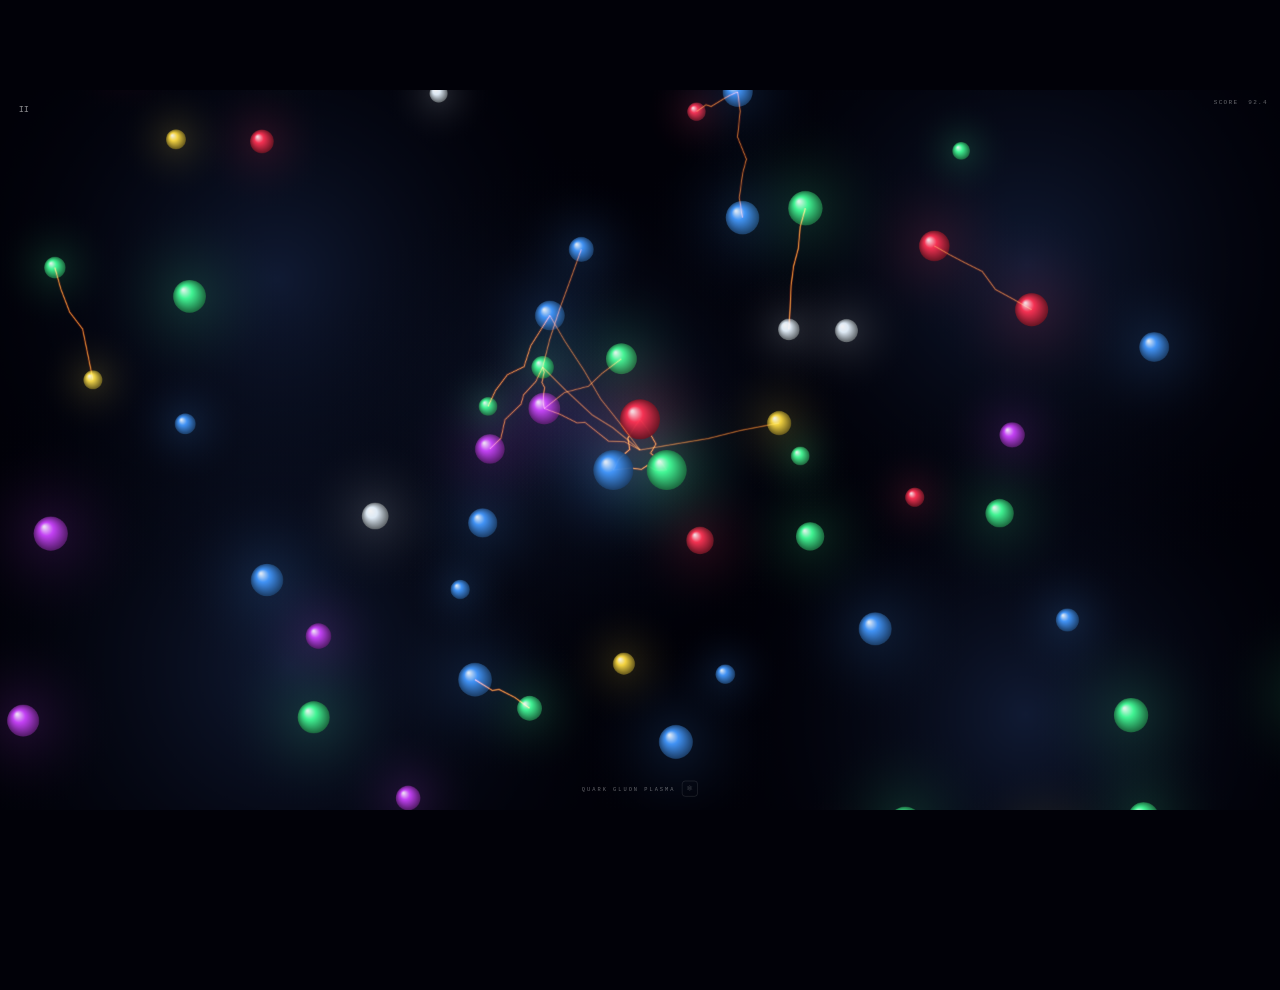
<file: assets/screenshots/phase_prelogue_quark_gluon_plasma.html>
<!DOCTYPE html>
<html lang="en">
<head>
<meta charset="UTF-8">
<title>MATTER SCATTER — Quark Gluon Plasma</title>
<style>
*{margin:0;padding:0;box-sizing:border-box;}
html,body{width:100%;height:100%;overflow:hidden;background:#010108;font-family:ui-monospace,SFMono-Regular,Menlo,Monaco,Consolas,"Liberation Mono","Courier New",monospace;display:flex;align-items:center;justify-content:center;}
#stage{width:1920px;height:1080px;position:relative;transform-origin:center center;flex-shrink:0;}
#c{display:block;position:absolute;inset:0;}
#hud-score{position:absolute;top:14px;right:18px;color:rgba(255,255,255,0.4);font-size:9px;letter-spacing:2px;}
#pause-btn{position:absolute;top:14px;left:16px;color:rgba(255,255,255,0.55);font-size:13px;padding:8px 12px;}
#phase-hud{position:absolute;bottom:20px;left:50%;transform:translateX(-50%);display:flex;align-items:center;gap:10px;}
#phase-name{color:rgba(255,255,255,0.4);font-size:8px;letter-spacing:3px;text-transform:uppercase;}
#formula-quick-btn{background:none;border:1px solid rgba(255,255,255,0.14);color:rgba(255,255,255,0.32);font-size:12px;width:24px;height:24px;border-radius:5px;display:flex;align-items:center;justify-content:center;padding:0;}
</style>
</head>
<body>
<div id="stage">
  <canvas id="c" width="1920" height="1080"></canvas>
  <div id="pause-btn">II</div>
  <div id="hud-score">SCORE&nbsp;&nbsp;92.4</div>
  <div id="phase-hud"><span id="phase-name">Quark Gluon Plasma</span><button id="formula-quick-btn">⚛</button></div>
</div>
<script>
// ── Static marketing hero-shot — Prelogue (Quark Gluon Plasma) ──────────
// Built from the real matter_v7.5.html rendering recipes (quark color
// table, shaded-sphere shading, the shared jagged-lightning-bolt renderer,
// and the real per-phase background bloom color for Prelogue) rather than
// a live gameplay capture — composed once, statically, for a dense,
// deliberate "hero" frame instead of hoping a real run looks good.
const cv=document.getElementById('c'),ctx=cv.getContext('2d');
const W=1920,H=1080,CX=W/2,CY=H/2;
function fitStage(){const s=Math.min(window.innerWidth/W,window.innerHeight/H);document.getElementById('stage').style.transform=`scale(${s})`;}
fitStage();window.addEventListener('resize',fitStage);

function mixRgb(rgbStr,target,t){const p=rgbStr.split(',').map(Number);return`${Math.round(p[0]+(target[0]-p[0])*t)},${Math.round(p[1]+(target[1]-p[1])*t)},${Math.round(p[2]+(target[2]-p[2])*t)}`;}
function sphere(x,y,r,rgbStr,alpha=1){
  const lx=x-r*0.38,ly=y-r*0.4;
  const lit=mixRgb(rgbStr,[255,255,255],0.85),shadow=mixRgb(rgbStr,[0,0,0],0.62);
  const g=ctx.createRadialGradient(lx,ly,r*0.05,x,y,r*1.05);
  g.addColorStop(0,`rgba(${lit},${0.95*alpha})`);g.addColorStop(0.35,`rgba(${rgbStr},${0.95*alpha})`);g.addColorStop(1,`rgba(${shadow},${0.95*alpha})`);
  ctx.fillStyle=g;ctx.beginPath();ctx.arc(x,y,r,0,Math.PI*2);ctx.fill();
}
function glow(x,y,r,rgbStr,alpha){
  ctx.globalCompositeOperation='screen';
  const g=ctx.createRadialGradient(x,y,0,x,y,r);
  g.addColorStop(0,`rgba(${rgbStr},${alpha})`);g.addColorStop(1,'rgba(0,0,0,0)');
  ctx.fillStyle=g;ctx.beginPath();ctx.arc(x,y,r,0,Math.PI*2);ctx.fill();
  ctx.globalCompositeOperation='source-over';
}
function bolt(x1,y1,x2,y2,coreRgb,haloRgb,alpha){
  const segs=4+Math.floor(Math.random()*3);const pts=[{x:x1,y:y1}];
  for(let s=1;s<segs;s++){const t=s/segs,spread=22*(1-Math.abs(t-0.5)*1.8);pts.push({x:x1+(x2-x1)*t+(Math.random()-0.5)*spread,y:y1+(y2-y1)*t+(Math.random()-0.5)*spread});}
  pts.push({x:x2,y:y2});
  ctx.globalCompositeOperation='screen';
  const a=alpha*(0.6+Math.random()*0.4);
  ctx.strokeStyle=`rgba(${coreRgb},${a})`;ctx.lineWidth=1+Math.random()*0.8;
  ctx.beginPath();ctx.moveTo(pts[0].x,pts[0].y);for(let i=1;i<pts.length;i++)ctx.lineTo(pts[i].x,pts[i].y);ctx.stroke();
  ctx.strokeStyle=`rgba(${haloRgb},${a*0.3})`;ctx.lineWidth=4;
  ctx.beginPath();ctx.moveTo(pts[0].x,pts[0].y);for(let i=1;i<pts.length;i++)ctx.lineTo(pts[i].x,pts[i].y);ctx.stroke();
  ctx.globalCompositeOperation='source-over';
}
function bgBloom(rgbArr,alpha){
  ctx.globalCompositeOperation='lighter';
  const positions=[[0.22,0.22],[0.78,0.22],[0.22,0.82],[0.78,0.82],[0.5,0.5]];
  for(const[fx,fy]of positions){
    const x=W*fx+(Math.random()-0.5)*W*0.1,y=H*fy+(Math.random()-0.5)*H*0.1,r=380+Math.random()*220;
    const g=ctx.createRadialGradient(x,y,0,x,y,r);
    g.addColorStop(0,`rgba(${rgbArr[0]},${rgbArr[1]},${rgbArr[2]},${alpha})`);g.addColorStop(1,'rgba(0,0,0,0)');
    ctx.fillStyle=g;ctx.beginPath();ctx.arc(x,y,r,0,Math.PI*2);ctx.fill();
  }
  ctx.globalCompositeOperation='source-over';
}
function ringPts(cx,cy,count,rMin,rMax){
  const pts=[];
  for(let i=0;i<count;i++){const a=(i/count)*Math.PI*2+(Math.random()-0.5)*(Math.PI*2/count)*0.7,r=rMin+Math.random()*(rMax-rMin);pts.push({x:cx+Math.cos(a)*r,y:cy+Math.sin(a)*r});}
  return pts;
}
function nearbyBolts(pts,maxDist,coreRgb,haloRgb,alpha,chance){
  for(let i=0;i<pts.length;i++)for(let j=i+1;j<pts.length;j++){
    const dx=pts[i].x-pts[j].x,dy=pts[i].y-pts[j].y,d=Math.sqrt(dx*dx+dy*dy);
    if(d<maxDist&&Math.random()<chance)bolt(pts[i].x,pts[i].y,pts[j].x,pts[j].y,coreRgb,haloRgb,alpha);
  }
}

// Real quark palette (QC table, matter_v7.5.html)
const QC={red:'255,51,85',blue:'68,153,255',green:'68,255,153',yellow:'255,225,77',purple:'204,68,255',white:'232,244,255',gold:'255,221,68'};
const AMBER_CORE='255,150,40',AMBER_HALO='255,60,10'; // real shared field-lightning palette

ctx.fillStyle='#010108';ctx.fillRect(0,0,W,H);
bgBloom([90,150,255],0.17); // real Prelogue BLOOM_TARGETS entry

// Loose quarks filling the frame — 3 real colors dominant, 4 rare/exotic
// colors scattered in, at varied sizes, in three loose rings so the whole
// 1920x1080 frame reads as full without empty gaps.
const cols=['red','blue','green','red','blue','green','yellow','purple','white','gold'];
const allPts=[];
for(const ring of [[130,520,26],[520,900,34],[900,1280,20]]){
  const[rMin,rMax,count]=ring;
  for(const p of ringPts(CX,CY,count,rMin,rMax)){
    const col=cols[Math.floor(Math.random()*cols.length)];
    const r=13+Math.random()*13;
    glow(p.x,p.y,r*6,QC[col],0.14);
    sphere(p.x,p.y,r,QC[col]);
    allPts.push(p);
  }
}
// Dense proximity-lightning web across the plasma
nearbyBolts(allPts,190,AMBER_CORE,AMBER_HALO,0.85,0.22);

// Player — a proto-triad just barely drawing together at the exact center,
// the one thing in frame that's clearly "you."
const playerPts=[{x:CX,y:CY-46},{x:CX-40,y:CY+30},{x:CX+40,y:CY+30}];
const playerCols=['red','blue','green'];
for(let i=0;i<3;i++)for(let j=i+1;j<3;j++)bolt(playerPts[i].x,playerPts[i].y,playerPts[j].x,playerPts[j].y,AMBER_CORE,AMBER_HALO,0.9);
for(let i=0;i<3;i++){glow(playerPts[i].x,playerPts[i].y,150,QC[playerCols[i]],0.22);}
for(let i=0;i<3;i++){sphere(playerPts[i].x,playerPts[i].y,30,QC[playerCols[i]]);}
// Extra bolts reaching from the player triad out to the nearest loose quarks
for(const p of allPts){
  const dx=p.x-CX,dy=p.y-CY,d=Math.sqrt(dx*dx+dy*dy);
  if(d<260&&Math.random()<0.5)bolt(CX,CY,p.x,p.y,AMBER_CORE,AMBER_HALO,0.7);
}
</script>
</body>
</html>
</file>
<file: assets/css/style.css>
/* ACASRA STUDIOS — v2 stylesheet
   Same DNA as the game's own menus (near-black bg, thin translucent borders,
   uppercase letter-spaced type, small underline+arrow-cap title decoration,
   blue/red accent pair) but with a more varied page rhythm: a real photo
   hero on Home/Studio/Games, alternating section tint, a phase timeline,
   pillar cards, and a sticky blurred header. Contact, World Records, and
   the legal pages stay plain — no hero photo — by design. */

:root{
  --bg:#050608;
  --bg-alt:#0a0d13;
  --ink:#e8f0ff;
  --ink-dim:rgba(255,255,255,0.58);
  --ink-faint:rgba(255,255,255,0.36);
  --line:rgba(255,255,255,0.13);
  --line-strong:rgba(255,255,255,0.24);
  --blue:#3d7cff;
  --blue-glow:rgba(61,124,255,0.35);
  --red:#ff5533;
  --red-glow:rgba(255,85,51,0.35);
  --green:#3ecf7e;
  --maxw:1140px;
  --header-h:72px;
  --radius:8px;
}

*{margin:0;padding:0;box-sizing:border-box;}

html{scroll-behavior:smooth;}

html,body{
  background:var(--bg);
  color:var(--ink);
  font-family:-apple-system,BlinkMacSystemFont,"Segoe UI",Helvetica,Arial,sans-serif;
  -webkit-font-smoothing:antialiased;
}

body{min-height:100vh;display:flex;flex-direction:column;}

a{color:inherit;text-decoration:none;}
img{display:block;max-width:100%;}

/* Faint fixed starfield behind everything */
body::before{
  content:'';
  position:fixed;inset:0;
  background-image:
    radial-gradient(1px 1px at 10% 20%, rgba(255,255,255,0.5), transparent),
    radial-gradient(1px 1px at 80% 10%, rgba(255,255,255,0.4), transparent),
    radial-gradient(1px 1px at 45% 70%, rgba(255,255,255,0.35), transparent),
    radial-gradient(1px 1px at 65% 85%, rgba(255,255,255,0.3), transparent),
    radial-gradient(1px 1px at 25% 55%, rgba(255,255,255,0.4), transparent),
    radial-gradient(1px 1px at 90% 60%, rgba(255,255,255,0.3), transparent),
    radial-gradient(1px 1px at 15% 90%, rgba(255,255,255,0.35), transparent),
    radial-gradient(1px 1px at 55% 30%, rgba(255,255,255,0.3), transparent);
  background-repeat:repeat;
  background-size:600px 600px;
  pointer-events:none;
  z-index:0;
  opacity:0.55;
}

/* ── Header / nav ─────────────────────────────────────────────────────── */
.site-header{
  position:sticky;top:0;z-index:20;
  height:var(--header-h);
  display:flex;align-items:center;justify-content:space-between;
  padding:0 32px;
  border-bottom:1px solid var(--line);
  background:rgba(5,6,8,0.72);
  backdrop-filter:blur(14px);-webkit-backdrop-filter:blur(14px);
}
.brand{display:flex;align-items:center;gap:12px;}
.brand img{height:44px;width:auto;}
nav.main-nav{display:flex;gap:8px;flex-wrap:wrap;}
nav.main-nav a{
  position:relative;
  font-size:10px;letter-spacing:2.5px;text-transform:uppercase;
  color:var(--ink-faint);
  padding:8px 12px;
  transition:color 0.15s;
}
nav.main-nav a::after{
  content:'';position:absolute;left:12px;right:12px;bottom:4px;height:1px;
  background:linear-gradient(90deg,var(--blue),var(--red));
  transform:scaleX(0);transform-origin:left;
  transition:transform 0.2s ease;
}
nav.main-nav a:hover{color:var(--ink);}
nav.main-nav a:hover::after{transform:scaleX(1);}
nav.main-nav a.active{color:var(--ink);}
nav.main-nav a.active::after{transform:scaleX(1);}
.nav-toggle{display:none;}

/* ── Layout shell ─────────────────────────────────────────────────────── */
main{flex:1;position:relative;z-index:1;}
.wrap{max-width:var(--maxw);margin:0 auto;padding:0 28px;}
section{padding:80px 0;position:relative;}
section.tight{padding:52px 0;}
section.alt{background:var(--bg-alt);border-top:1px solid var(--line);border-bottom:1px solid var(--line);}

/* ── Headings ─────────────────────────────────────────────────────────── */
.eyebrow{
  font-size:9px;letter-spacing:4px;text-transform:uppercase;
  color:var(--ink-faint);margin-bottom:14px;
  display:flex;align-items:center;gap:10px;
}
.eyebrow::before{content:'';width:18px;height:1px;background:linear-gradient(90deg,var(--blue),var(--red));}
h1{
  font-size:clamp(28px,5vw,48px);
  font-weight:600;letter-spacing:0.5px;
  line-height:1.14;
  margin-bottom:18px;
}
h2{
  font-size:22px;font-weight:600;letter-spacing:1px;
  position:relative;display:inline-block;
  padding-bottom:16px;margin-bottom:32px;
  border-bottom:1px solid var(--line);
  min-width:220px;
}
h2::before,h2::after{
  content:'';position:absolute;bottom:-5px;width:0;height:0;
  border-top:5px solid transparent;border-bottom:5px solid transparent;
}
h2::before{left:-10px;border-right:7px solid rgba(255,255,255,0.22);}
h2::after{right:-10px;border-left:7px solid rgba(255,255,255,0.22);}
h3{font-size:15px;letter-spacing:1px;font-weight:600;margin-bottom:10px;}
p{line-height:1.7;color:var(--ink-dim);font-size:14.5px;}
p+p{margin-top:14px;}
.lede{font-size:16.5px;max-width:600px;}

/* ── Buttons ──────────────────────────────────────────────────────────── */
.btn{
  display:inline-flex;align-items:center;gap:8px;
  font-size:11px;letter-spacing:2px;text-transform:uppercase;
  padding:13px 26px;
  border:1px solid var(--line-strong);
  border-radius:3px;
  color:var(--ink);
  transition:border-color 0.15s,background 0.15s,transform 0.15s;
}
.btn:hover{border-color:rgba(255,255,255,0.55);transform:translateY(-1px);}
.btn.primary{
  background:linear-gradient(135deg,var(--blue),var(--red));
  border-color:transparent;
}
.btn.primary:hover{filter:brightness(1.12);}
.btn-row{display:flex;gap:16px;flex-wrap:wrap;margin-top:30px;}

/* ── Full hero (Home) ────────────────────────────────────────────────── */
.hero-full{
  position:relative;
  min-height:88vh;
  display:flex;align-items:center;
  background-image:url('../img/hero-bg.png');
  background-size:cover;background-position:center;
  background-attachment:fixed;
  border-bottom:1px solid var(--line);
  overflow:hidden;
}
.hero-full::after{
  content:'';position:absolute;inset:0;
  background:
    radial-gradient(ellipse 70% 60% at 20% 30%, rgba(5,6,8,0.25), transparent 60%),
    linear-gradient(180deg,rgba(5,6,8,0.45) 0%,rgba(5,6,8,0.55) 45%,rgba(5,6,8,0.97) 100%);
}
.hero-full .wrap{
  position:relative;z-index:1;
  display:flex;flex-direction:column;align-items:center;
  text-align:center;
}
.hero-logo{height:190px;width:auto;max-width:100%;margin:0 auto 22px;}
.hero-full .lede{max-width:540px;margin:0 auto 18px;}
.release-date{
  font-size:11px;letter-spacing:2px;text-transform:uppercase;
  color:var(--ink-faint);margin:0 0 6px;
}
.hero-full .btn-row{margin-top:26px;justify-content:center;}

@media(max-width:640px){
  .hero-logo{height:110px;}
}

/* ── Mini hero (Studio / Games page headers) ─────────────────────────── */
.hero-mini{
  position:relative;
  min-height:38vh;
  display:flex;align-items:flex-end;
  background-image:url('../img/hero-bg.png');
  background-size:cover;background-position:center;
  border-bottom:1px solid var(--line);
  overflow:hidden;
}
.hero-mini::after{
  content:'';position:absolute;inset:0;
  background:linear-gradient(180deg,rgba(5,6,8,0.55) 0%,rgba(5,6,8,0.75) 55%,rgba(5,6,8,0.98) 100%);
}
.hero-mini .wrap{position:relative;z-index:1;padding-bottom:36px;}
.hero-mini h1{margin-bottom:10px;}
.hero-mini .lede{margin-bottom:0;}

/* ── Plain page header (Contact / World Records / Legal) — no photo ──── */
.page-header{
  position:relative;
  padding:64px 0 32px;
  border-bottom:1px solid var(--line);
  overflow:hidden;
}
.page-header::before{
  content:'';position:absolute;top:-40%;left:50%;transform:translateX(-50%);
  width:800px;height:400px;
  background:radial-gradient(ellipse at center, rgba(61,124,255,0.10), transparent 65%);
  pointer-events:none;
}
.page-header .wrap{position:relative;}

/* ── Cards / grid ─────────────────────────────────────────────────────── */
.grid{display:grid;grid-template-columns:repeat(auto-fit,minmax(230px,1fr));gap:20px;margin-top:8px;}
.card{
  position:relative;
  border:1px solid var(--line);
  border-radius:var(--radius);
  padding:26px 24px;
  background:rgba(255,255,255,0.02);
  transition:transform 0.18s ease,border-color 0.18s ease,background 0.18s ease;
  overflow:hidden;
}
.card::before{
  content:'';position:absolute;top:0;left:0;right:0;height:2px;
  background:linear-gradient(90deg,var(--blue),var(--red));
  transform:scaleX(0);transform-origin:left;transition:transform 0.25s ease;
}
.card:hover{transform:translateY(-3px);border-color:var(--line-strong);background:rgba(255,255,255,0.035);}
.card:hover::before{transform:scaleX(1);}
.card h3{color:var(--ink);}
.card p{font-size:13px;}

/* Pillars — used on the Studio page */
.pillars{display:grid;grid-template-columns:repeat(auto-fit,minmax(240px,1fr));gap:20px;margin-top:8px;}
.pillar{border:1px solid var(--line);border-radius:var(--radius);padding:28px 24px;background:rgba(255,255,255,0.02);}
.pillar .num{
  font-size:11px;letter-spacing:2px;color:var(--ink-faint);
  display:inline-block;padding:4px 10px;border:1px solid var(--line);border-radius:20px;margin-bottom:16px;
}
.pillar h3{font-size:16px;margin-bottom:8px;}
.pillar p{font-size:13px;}

/* ── Phase timeline — used on the Games page ─────────────────────────── */
.timeline{position:relative;margin-top:8px;}
.timeline::before{
  content:'';position:absolute;left:19px;top:6px;bottom:6px;width:1px;
  background:linear-gradient(180deg,var(--blue),var(--red));
  opacity:0.4;
}
.t-row{position:relative;display:flex;gap:22px;padding:16px 0;align-items:baseline;}
.t-dot{
  flex:0 0 auto;width:40px;height:40px;border-radius:50%;
  border:1px solid var(--line-strong);background:var(--bg);
  display:flex;align-items:center;justify-content:center;
  font-size:10px;letter-spacing:1px;color:var(--ink-dim);
  position:relative;z-index:1;
}
.t-body{padding-top:2px;}
.t-body .t-name{font-size:14.5px;font-weight:600;letter-spacing:0.5px;color:var(--ink);}
.t-body .t-desc{font-size:12.5px;color:var(--ink-faint);margin-top:2px;}

/* Screenshot iframes */
.shot-grid{display:grid;grid-template-columns:repeat(auto-fit,minmax(280px,1fr));gap:16px;margin-top:8px;}
.shot{
  position:relative;aspect-ratio:16/9;
  border:1px solid var(--line);border-radius:var(--radius);
  overflow:hidden;background:#000;
  transition:border-color 0.18s ease;
}
.shot:hover{border-color:var(--line-strong);}
.shot iframe{position:absolute;top:0;left:0;width:100%;height:100%;border:0;pointer-events:none;}
.shot img{position:absolute;top:0;left:0;width:100%;height:100%;object-fit:cover;}
.shot .shot-label{
  position:absolute;bottom:0;left:0;right:0;padding:8px 12px;
  font-size:9px;letter-spacing:2px;text-transform:uppercase;
  color:rgba(255,255,255,0.55);
  background:linear-gradient(0deg,rgba(0,0,0,0.7),transparent);
}

/* ── Feature list rows ────────────────────────────────────────────────── */
.feat-row{
  display:flex;justify-content:space-between;align-items:baseline;
  padding:14px 0;border-bottom:1px solid var(--line);
  font-size:13px;
}
.feat-row:last-child{border-bottom:none;}
.feat-row span:first-child{color:var(--ink-faint);letter-spacing:1px;text-transform:uppercase;font-size:10.5px;}
.feat-row span:last-child{color:var(--ink);text-align:right;}

/* ── Footer ───────────────────────────────────────────────────────────── */
footer{
  position:relative;z-index:1;
  border-top:1px solid var(--line);
  padding:36px 0;
  margin-top:auto;
}
.footer-inner{
  max-width:var(--maxw);margin:0 auto;padding:0 28px;
  display:flex;justify-content:space-between;align-items:center;flex-wrap:wrap;gap:16px;
}
.footer-right{display:flex;align-items:center;gap:28px;flex-wrap:wrap;}
.footer-links{display:flex;gap:20px;flex-wrap:wrap;}
.footer-links a{font-size:10px;letter-spacing:1.5px;text-transform:uppercase;color:var(--ink-faint);}
.footer-links a:hover{color:var(--ink-dim);}
.footer-copy{font-size:10px;color:var(--ink-faint);letter-spacing:1px;}
.footer-social{display:flex;align-items:center;gap:14px;}
.footer-social a{color:var(--ink-faint);display:inline-flex;transition:color 0.15s;}
.footer-social a:hover{color:var(--ink);}
.footer-social svg{width:16px;height:16px;display:block;}

/* ── Legal pages ──────────────────────────────────────────────────────── */
.legal p,.legal li{color:var(--ink-dim);font-size:13.5px;}
.legal h2{font-size:17px;min-width:0;}
.legal ul{margin:10px 0 10px 22px;}
.legal li{margin-bottom:6px;line-height:1.6;}
.legal .updated{font-size:10px;letter-spacing:1.5px;text-transform:uppercase;color:var(--ink-faint);margin-bottom:12px;}
.notice-box{
  border:1px solid var(--line);border-left:2px solid var(--blue);
  padding:16px 20px;border-radius:4px;
  background:rgba(61,124,255,0.05);
  margin:24px 0 36px;
}
.notice-box p{font-size:12.5px;color:var(--ink-dim);}

/* ── Legal accordion (Support page) ──────────────────────────────────────
   2026-09-28 — minimal-site rebuild: Privacy/Terms/EULA used to be three
   separate pages, each a full scroll of legal text. Folded into one Support
   page per Sun's "only 2 sections per page, don't want too much scrolling"
   brief — native <details>/<summary> collapses each doc by default so the
   page is short until someone actually wants to read one, no JS needed. */
.legal-accordion{border-top:1px solid var(--line);}
.legal-accordion details{border-bottom:1px solid var(--line);}
.legal-accordion summary{
  cursor:pointer;list-style:none;
  display:flex;align-items:center;justify-content:space-between;gap:16px;
  padding:20px 2px;
  font-size:13px;letter-spacing:1.5px;text-transform:uppercase;color:var(--ink);
  transition:color 0.15s;
}
.legal-accordion summary::-webkit-details-marker{display:none;}
.legal-accordion summary:hover{color:var(--ink-dim);}
.legal-accordion summary .updated{margin:0;font-size:10px;color:var(--ink-faint);letter-spacing:1.5px;text-transform:uppercase;}
.legal-accordion summary::after{
  content:'+';font-size:18px;line-height:1;color:var(--ink-faint);flex:0 0 auto;
  transition:transform 0.2s ease;
}
.legal-accordion details[open] summary::after{content:'\2212';}
.legal-accordion .legal-body{padding:6px 2px 32px;}
.legal-accordion .legal-body h3{margin-top:22px;}
.legal-accordion .legal-body h3:first-child{margin-top:0;}

/* ── Game capsule (Games landing page) ───────────────────────────────── */
.game-capsule{
  display:block;max-width:520px;
  border:1px solid var(--line);border-radius:var(--radius);
  overflow:hidden;transition:transform 0.18s ease,border-color 0.18s ease;
}
.game-capsule img{width:100%;display:block;}
.game-capsule:hover{transform:translateY(-4px);border-color:var(--line-strong);}

/* ── Placeholder state (World Records) ───────────────────────────────── */
.placeholder-box{
  border:1px dashed var(--line);
  border-radius:var(--radius);
  padding:60px 30px;
  text-align:center;
  color:var(--ink-faint);
}
.placeholder-box .tag{
  display:inline-block;font-size:9px;letter-spacing:2px;text-transform:uppercase;
  padding:5px 12px;border:1px solid var(--line);border-radius:20px;
  margin-bottom:18px;color:var(--ink-dim);
}

@media(max-width:760px){
  .hero-full{background-attachment:scroll;}
}

@media(max-width:640px){
  .site-header{padding:0 18px;}
  nav.main-nav{gap:2px;}
  nav.main-nav a{padding:8px 8px;font-size:9px;letter-spacing:1.6px;}
  section{padding:52px 0;}
  section.tight{padding:40px 0;}
  .wrap{padding:0 20px;}
  .t-row{gap:14px;}
}
</file>
